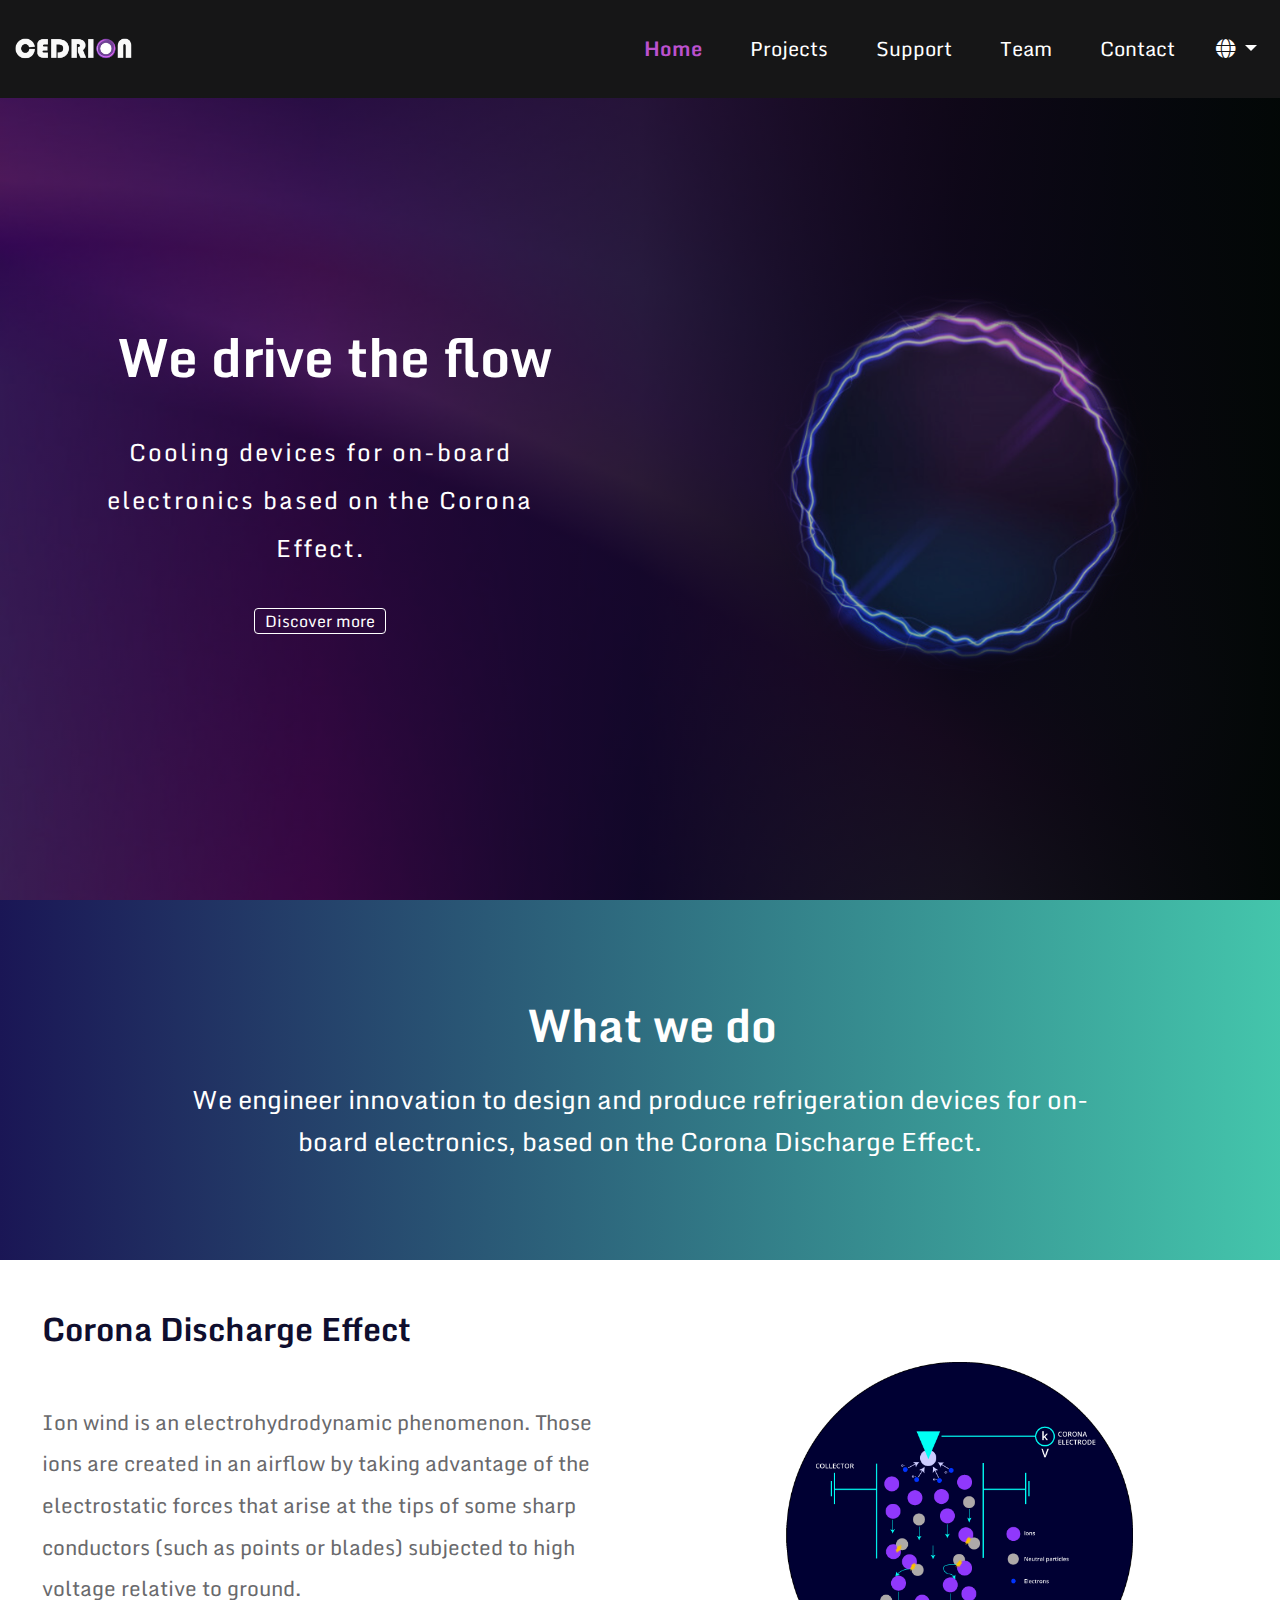
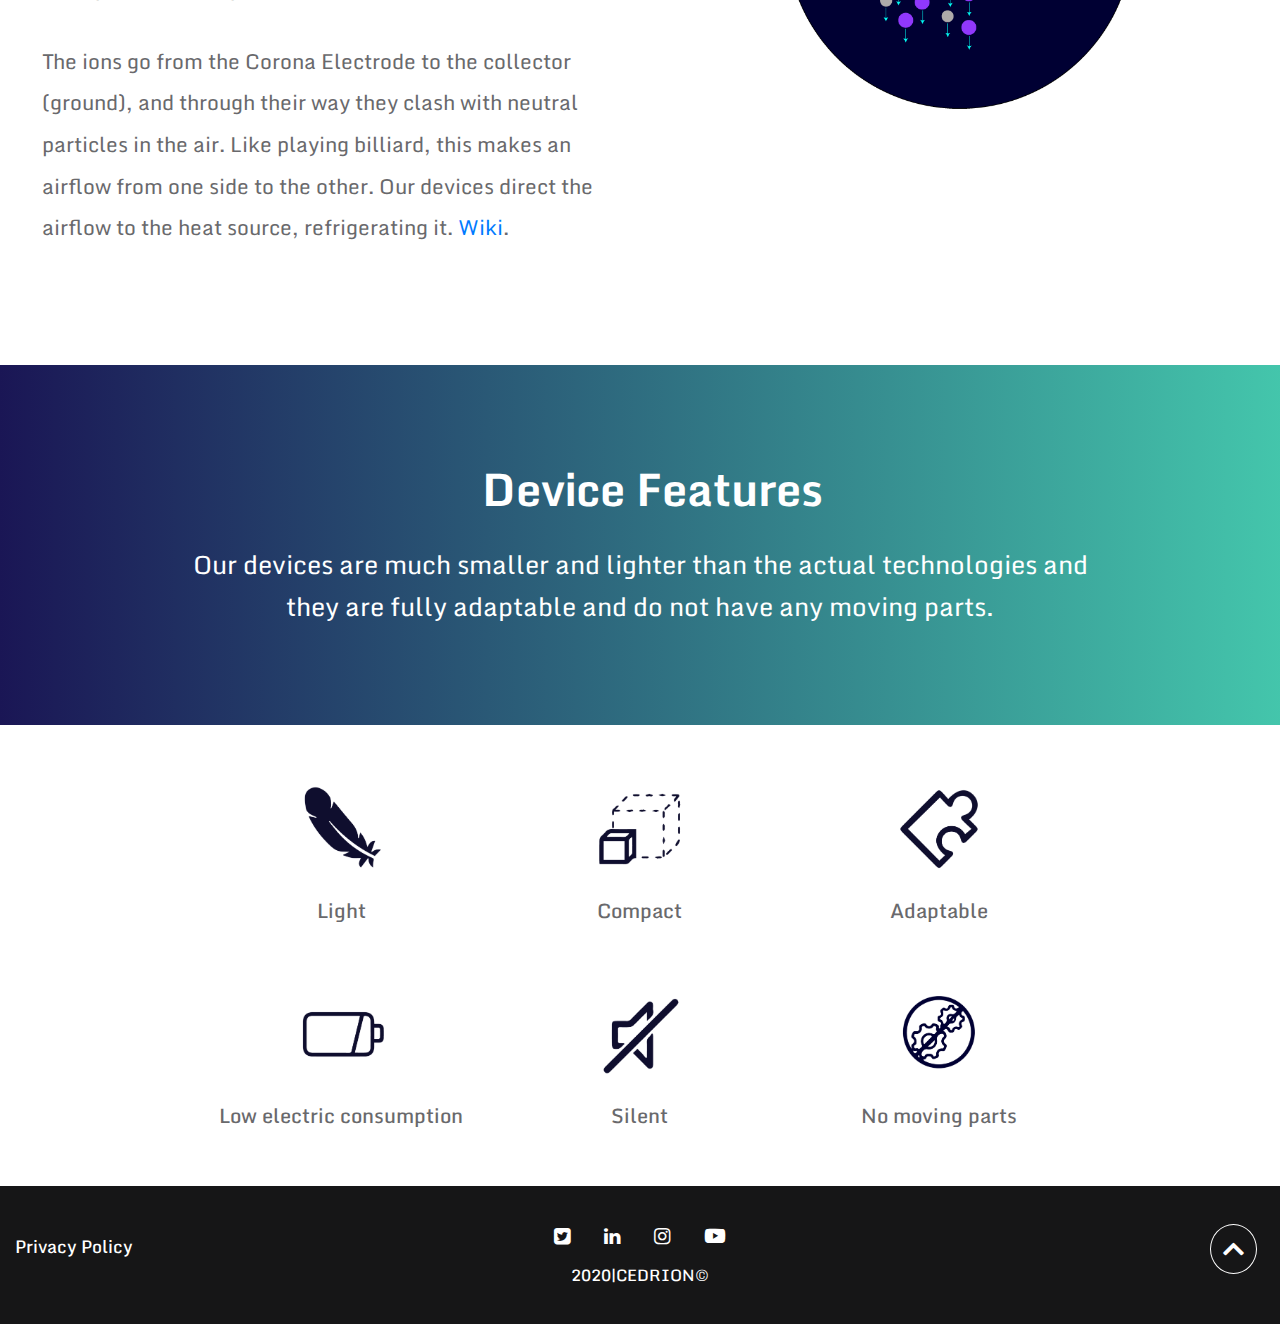
<file: index.html>
<!DOCTYPE html>
<html lang="en">

<head>
  <!-- Required meta tags -->
  <meta charset="utf-8">
  <meta name="viewport" content="width=device-width, initial-scale=1, shrink-to-fit=no">
  <title>Cedrion Website Home</title>
  <meta name="author" content="Caterina and Natalia">
  <meta name="description" content="This webpage is a redesign of Cedrion company webpage.">
  <link rel="shortcut icon" href="/img/brand.png" type="image/x-icon">
   <!-- Bootstrap CSS  and Font Awesome-->
  <link rel="stylesheet" href="https://cdnjs.cloudflare.com/ajax/libs/font-awesome/5.11.2/css/all.css">
  <link rel="stylesheet" href="https://stackpath.bootstrapcdn.com/bootstrap/4.4.1/css/bootstrap.min.css"
    integrity="sha384-Vkoo8x4CGsO3+Hhxv8T/Q5PaXtkKtu6ug5TOeNV6gBiFeWPGFN9MuhOf23Q9Ifjh" crossorigin="anonymous">
  <link href="https://fonts.googleapis.com/css?family=Open+Sans&display=swap" rel="stylesheet">
  <link href="https://fonts.googleapis.com/css2?family=Monda&display=swap" rel="stylesheet">
  <link rel="stylesheet" href="https://maxcdn.bootstrapcdn.com/font-awesome/4.4.0/css/font-awesome.min.css">
  <link rel="stylesheet" href="style.css">
</head>

<body>

  <div class="site-container">
    <header class="site-header"></header>
    <main class="site-content">

<!-- Navigation -->

      <nav class="navbar navbar-expand-lg navbar-dark bg-dark fixed-top">
        <div class="container-fluid">
          <a class="navbar-brand" href="index.html"> 
            <img
          src="img/cedrion-logo-with-circle-white.png" alt="Cedrion" class="logo"></a>
            <!-- <img
              src=" https://s4.gifyu.com/images/cedrion-logo-with-circle-white.png" alt="Cedrion" class="logo"></a> -->
          <button class="navbar-toggler" id="toggler" type="button" data-toggle="collapse"
            data-target="#navbarNavDropdown" aria-controls="navbarNavDropdown" aria-expanded="false"
            aria-label="Toggle navigation">
            <span class="navbar-toggler-icon" id="icon"></span>
          </button>

          <div class="collapse navbar-collapse" id="navbarNavDropdown">
            <ul class="navbar-nav ml-auto">
              <li class="nav-item px-3 active">
                <a class="nav-link english" href="#">Home <span class="sr-only">(current)</span></a>
                <a class="nav-link spanish" href="#">Inicio <span class="sr-only">(current)</span></a>
              </li>
              <li class="nav-item px-3">
                <a class="nav-link english" href="projects.html">Projects</a>
                <a class="nav-link spanish" href="projects.html">Proyectos</a>
              </li>
              <li class="nav-item px-3">
                <a class="nav-link english" href="support.html">Support</a>
                <a class="nav-link spanish" href="support.html">Soporte</a>
              </li>
              <li class="nav-item px-3">
                <a class="nav-link english" href="aboutUs.html">Team</a>
                <a class="nav-link spanish" href="aboutUs.html">Equipo</a>
              </li>
              <li class="nav-item px-3">
                <a class="nav-link english" href="contact.html">Contact</a>
                <a class="nav-link spanish" href="contact.html">Contacto</a>
              </li>

              <!-- Dropdown translation menu -->
              <li class="nav-item dropdown home">
                <a class="nav-link dropdown-toggle english" href="http://example.com" id="dropdown09"
                  data-toggle="dropdown" aria-haspopup="true" aria-expanded="false"><span
                    class="flag-icon flag-icon-us"> </span> <i class="fas fa-globe"></i> </a>
                <a class="nav-link dropdown-toggle spanish" href="http://example.com" id="dropdown10"
                  data-toggle="dropdown" aria-haspopup="true" aria-expanded="false"><span
                    class="flag-icon flag-icon-us"> </span> <i class="fas fa-globe"></i> </a>

                <!-- Dropdown button to change translation  -->
                <div class="dropdown-menu" aria-labelledby="dropdown09">
                  <a class="dropdown-item" href="#fr"><span class="flag-icon flag-icon-fr"> </span> <button
                      class="languageTranslate" onclick="translateToEnglish()">EN</button> </a>
                  <a class="dropdown-item" href="#fr"><span class="flag-icon flag-icon-fr"> </span> <button
                      class="languageTranslate" onclick="translateToSpanish()">ES</button> </a>
                </div>
              </li>
            </ul>
          </div>
        </div>
      </nav>

<!-- Home landing page section -->

      <div id="home">
        <div class="container-fluid p-0">
          <div class="row home-row">
            <div class="col-sm-12 col-md-12 col-lg-6 col-xl-6 landing-box-1">
              <h1 class="english">We <span class="highlight">drive</span> the flow</h1>
              <h1 class="spanish"> <span class="highlight">Dirigimos</span> el flujo</h1>
              <p class="english">Cooling devices for on-board electronics based on the Corona Effect.</p>
              <p class="spanish">Dispositivos de refrigeración para la electrónica de a bordo basados en el Efecto
                Corona.</p>
              <div class="english">
                <div class="homeButton"><a href="#about" class="button2">Discover more</a> </div>
              </div>
              <div class="spanish">
                <div class="homeButton"><a href="#about" class="button2">Descubre más</a> </div>
              </div>
            </div>
            <div class="col-sm-12 col-md-12 col-lg-6 col-xl-6 landing-box-2">
              <div class="plasma-image">
                <img src="./img/plasma-image-home-3.png" alt="plasma Image" class="img-responsive">
              </div>
            </div>
          </div>
        </div>
      </div>

<!-- What we do section -->

      <section id="about">
        <div class="container-fluid">
          <div class="row">
            <div class="col-12 col-sm-12 about-us">
              <h1 class="english">What we do</h1>
              <h1 class="spanish">Lo que hacemos</h1>
              <p class="english">We engineer innovation to design and produce refrigeration devices for on-board
                electronics, based on the Corona Discharge Effect.</p>
              <p class="spanish">Diseñamos y producimos dispositivos de refrigeración para la electrónica de a bordo,
                basados en el Efecto de Descarga de la Corona.</p>
            </div>
          </div>
        </div>

<!-- Corona discharge explanation and image section -->

        <div class="padding">
          <div class="container-fluid">
            <div class="row">
              <div class="col-sm-12 col-md-12 col-lg-6 corona-discharge">
                <h2 class="english">Corona Discharge Effect</h2>
                <h2 class="spanish">Efecto de descarga de la corona</h2>
                <p class="english">Ion wind is an electrohydrodynamic phenomenon. Those ions are created in an airflow
                  by taking advantage of the electrostatic forces that arise at the tips of some sharp conductors (such
                  as points or blades) subjected to high voltage relative to ground.</p>
                <p class="english">The ions go from the Corona Electrode to the collector (ground), and through their
                  way they clash with neutral particles in the air. Like playing billiard, this makes an airflow from
                  one side to the other. Our devices direct the airflow to the heat source, refrigerating it.
                  <a style=" white-space:nowrap; " href="https://en.wikipedia.org/wiki/Corona_discharge">Wiki</a>.
                </p>
                <p class="spanish">El viento iónico es un fenómeno electrohidrodinámico. Esos iones se crean en un flujo
                  de aire aprovechando las fuerzas electrostáticas que surgen en las puntas de algunos conductores
                  afilados (como puntas o cuchillas) sometidos a un alto voltaje en relación con la tierra.</p>
                <p class="spanish">Los iones van del Electrodo de Corona al colector (tierra), y a su paso chocan con
                  las partículas neutras del aire. Como en un juego de billar. Esto hace que el aire fluya de un lado a
                  otro. Nuestros dispositivos dirigen el flujo de aire a la fuente de calor, refrigerándola. </p>
              </div>
              <div class="col-sm-12 col-md-12 col-lg-6 corona-image">
                <img src="./img/Corona-discharge-effect.png" alt="Corona Image" class="img-responsive">
              </div>
            </div>
          </div>
        </div>
      </section>

<!-- Device features and images -->

      <section id="device-features">

        <div class="padding">
          <div class="container-fluid">
            <div class="row">
              <div class="col-lg-12 device-features higlight">
                <h2 class="english">Device Features</h2>
                <h2 class="spanish">Características del dispositivo</h2>
                <p class="english">Our devices are much smaller and lighter than the actual technologies and they are
                  fully adaptable and do not have any moving parts.</p>
                <p class="spanish">Nuestros dispositivos son mucho más pequeños y ligeros que las tecnologías actuales y
                  son totalmente adaptables y no tienen ninguna parte móvil.</p>
              </div>

            </div>
          </div>

<!-- Device images row 1 -->

          <div class="container-fluid">
            <div class="row device-images">
              <div class="col-sm-12 col-md-4 col-lg-4 device-heading">
                <div class="device-img">
                  <img src="./img/light-icon-outline-dark.png" alt="Light" class="img-responsive">
                </div>
                <h5 class="english">Light</h5>
                <h5 class="spanish">Ligero</h5>
              </div>

              <div class="col-sm-12 col-md-4 col-lg-4 device-heading ">
                <div class="device-img">
                  <img src="./img/Compact-icon-outline-dark.png" alt="Compact" class="img-responsive">
                </div>
                <h5 class="english">Compact</h5>
                <h5 class="spanish">Compacto</h5>
              </div>

              <div class="col-sm-12 col-md-4 col-lg-4 device-heading ">
                <div class="device-img">
                  <img src="./img/adaptable-icon-outline-dark.png" alt="Compact" class="img-responsive">
                </div>
                <h5 class="english">Adaptable</h5>
                <h5 class="spanish">Adaptable</h5>
              </div>
            </div>

<!-- Device images row 2 -->

            <div class="row device-images">
              <div class="col-sm-12 col-md-4 col-lg-4 device-heading ">
                <div class="device-img">
                  <img src="./img/low-electric-consumption-icon-outline-dark.png" alt="Low electric consumption"
                    class="img-responsive">
                </div>
                <h5 class="english">Low electric consumption</h5>
                <h5 class="spanish">Bajo consumo eléctrico</h5>
              </div>

              <div class="col-sm-12 col-md-4 col-lg-4 device-heading ">
                <div class="device-img">
                  <img src="./img/silent-icon-outline-dark.png" alt="Silent" class="img-responsive">
                </div>
                <h5 class="english">Silent</h5>
                <h5 class="spanish">Silencioso</h5>
              </div>

              <div class="col-sm-12 col-md-4 col-lg-4 device-heading">
                <div class="device-img">
                  <img src="./img/No-moving-parts-icon-outline-dark.png" alt="No moving parts" class="img-responsive">
                </div>
                <h5 class="english">No moving parts</h5>
                <h5 class="spanish">No hay partes móviles</h5>
              </div>
            </div>
          </div>
        </div>


      </section>


    </main>
  </div>

<!-- Footer -->

  <footer id="footer">
    <div class="container-fluid">

      <div class="row footer-box">

        <div class="col-sm-4">
          <a href="privacyLink.html">
            <h4 class="privacy english">Privacy Policy</h4>
          </a>
          <a href="privacyLink.html">
            <h4 class="privacy spanish">Privacidad</h4>
          </a>
        </div>

        <div class="col-sm-4 social-icons">
          <a href="https://twitter.com/cedrion_ing" class="fa fa-twitter-square"></a>
          <a href="https://www.linkedin.com/company/cedri%C3%B3n/" class="fa fa-linkedin"></a>
          <a href="https://www.instagram.com/CEDRION_ING/" class="fa fa-instagram"></a>
          <a href="https://www.youtube.com/channel/UCY1_HIIcUJ8tdkNRcr9jGtw" class="fab fa-youtube"></a>
          <div class="copyright">
            <h4>2020|CEDRION©</h4>
          </div>
        </div>


        <div class="col-sm-4 ">
          <div class=" cta-button-3"><a href="#home" class="fas fa-chevron-up"></a> </div>
        </div>

      </div>
    </div>

  </footer>



<!-- Scripts -->

  <script src="https://code.jquery.com/jquery-3.4.1.js" integrity="sha256-WpOohJOqMqqyKL9FccASB9O0KwACQJpFTUBLTYOVvVU="
    crossorigin="anonymous"></script>
  <script src="https://code.jquery.com/jquery-3.4.1.slim.min.js"
    integrity="sha384-J6qa4849blE2+poT4WnyKhv5vZF5SrPo0iEjwBvKU7imGFAV0wwj1yYfoRSJoZ+n" crossorigin="anonymous">
    </script>
  <script src="https://cdn.jsdelivr.net/npm/popper.js@1.16.0/dist/umd/popper.min.js"
    integrity="sha384-Q6E9RHvbIyZFJoft+2mJbHaEWldlvI9IOYy5n3zV9zzTtmI3UksdQRVvoxMfooAo" crossorigin="anonymous">
    </script>
  <script src="https://stackpath.bootstrapcdn.com/bootstrap/4.4.1/js/bootstrap.min.js"
    integrity="sha384-wfSDF2E50Y2D1uUdj0O3uMBJnjuUD4Ih7YwaYd1iqfktj0Uod8GCExl3Og8ifwB6" crossorigin="anonymous">
    </script>
  <script src="script.js"></script>
</body>

</html>
</file>
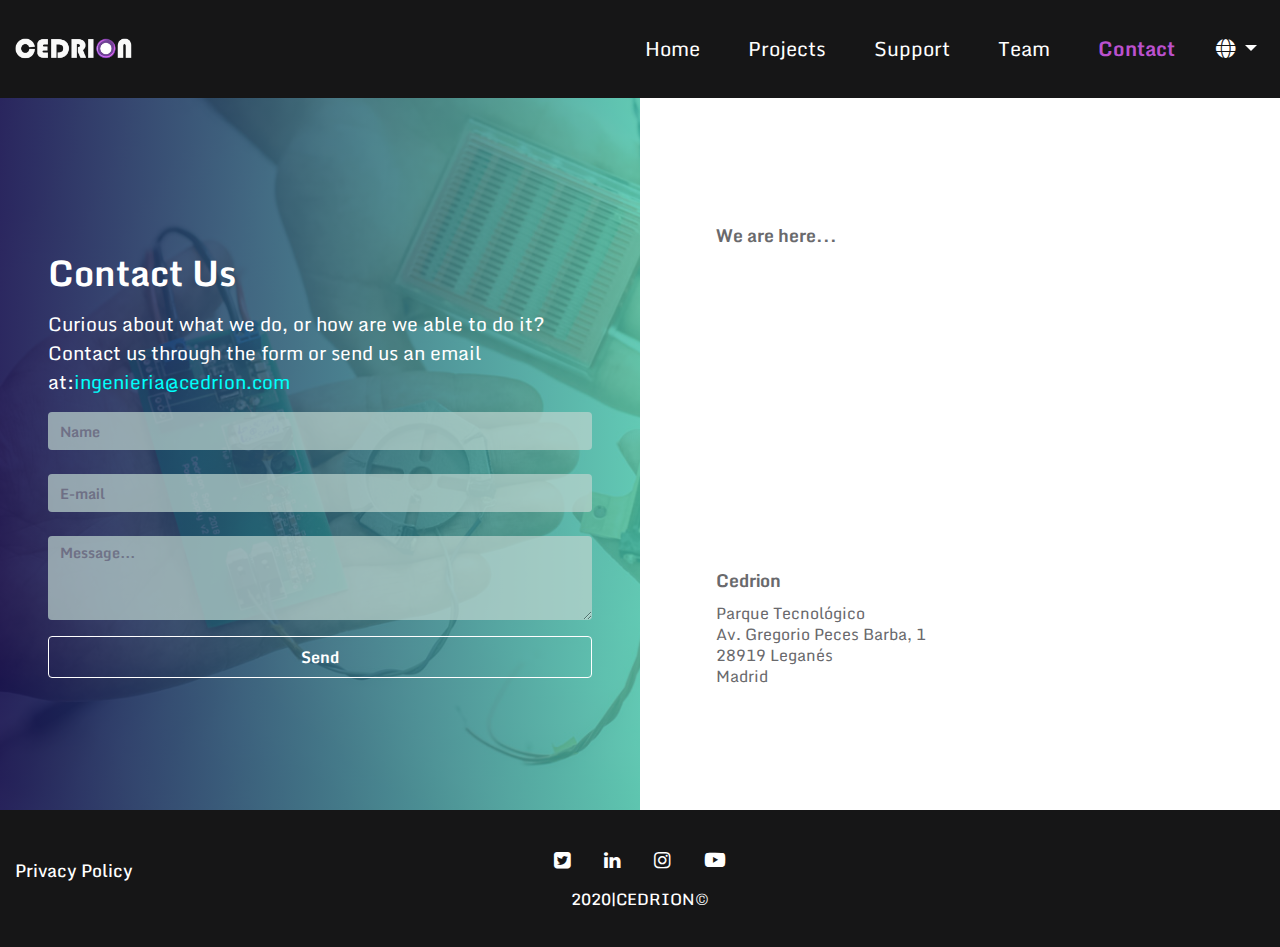
<file: contact.html>
<!DOCTYPE html>
<html lang="en">

<head>
  <!-- Required meta tags -->
  <meta charset="utf-8">
  <meta name="viewport" content="width=device-width, initial-scale=1">
  <title>Cedrion Website Contact Page</title>
  <meta name="author" content="Caterina and Natalia">
  <meta name="description" content="This webpage is a redesign of Cedrion company webpage.">
  <link rel="shortcut icon" href="/img/brand.png" type="image/x-icon">
   <!-- Bootstrap CSS  and Font Awesome-->
  <link rel="stylesheet" href="https://cdnjs.cloudflare.com/ajax/libs/font-awesome/5.11.2/css/all.css">
  <link rel="stylesheet" href="https://stackpath.bootstrapcdn.com/bootstrap/4.4.1/css/bootstrap.min.css"
    integrity="sha384-Vkoo8x4CGsO3+Hhxv8T/Q5PaXtkKtu6ug5TOeNV6gBiFeWPGFN9MuhOf23Q9Ifjh" crossorigin="anonymous">
  <link href="https://fonts.googleapis.com/css?family=Open+Sans&display=swap" rel="stylesheet">
  <link href="https://fonts.googleapis.com/css2?family=Monda&display=swap" rel="stylesheet">
  <link rel="stylesheet" href="https://maxcdn.bootstrapcdn.com/font-awesome/4.4.0/css/font-awesome.min.css">
  <link rel="stylesheet" href="style.css">
</head>

<body>


<!-- Navigation -->
  <nav class="navbar navbar-expand-lg navbar-dark bg-dark fixed-top">
    <div class="container-fluid">
      <a class="navbar-brand" href="index.html">
        <img
          src="img/cedrion-logo-with-circle-white.png" alt="Cedrion" class="logo"></a>
           <!-- <img
          src=" https://s4.gifyu.com/images/cedrion-logo-with-circle-white.png" alt="Cedrion" class="logo"></a> -->
      <button class="navbar-toggler" id="toggler" type="button" data-toggle="collapse" data-target="#navbarNavDropdown"
        aria-controls="navbarNavDropdown" aria-expanded="false" aria-label="Toggle navigation">
        <span class="navbar-toggler-icon" id="icon"></span>
      </button>

      <div class="collapse navbar-collapse" id="navbarNavDropdown">
        <ul class="navbar-nav ml-auto">
          <li class="nav-item px-3">
            <a class="nav-link english" href="index.html">Home</a>
            <a class="nav-link spanish" href="index.html">Inicio</a>
          </li>
          <li class="nav-item px-3">
            <a class="nav-link english" href="projects.html">Projects</a>
            <a class="nav-link spanish" href="projects.html">Proyectos</a>
          </li>
          <li class="nav-item px-3">
            <a class="nav-link english" href="support.html">Support</a>
            <a class="nav-link spanish" href="support.html">Soporte</a>
          </li>
          <li class="nav-item px-3">
            <a class="nav-link english" href="aboutUs.html">Team</a>
            <a class="nav-link spanish" href="aboutUs.html">Equipo</a>
          </li>
          <li class="nav-item px-3 active">
            <a class="nav-link english" href="contact.html">Contact <span class="sr-only">(current)</span></a>
            <a class="nav-link spanish" href="contact.html">Contacto<span class="sr-only">(current)</span></a>
          </li>
          <li class="nav-item dropdown">
            <a class="nav-link dropdown-toggle english" href="http://example.com" id="dropdown09" data-toggle="dropdown"
              aria-haspopup="true" aria-expanded="false"><span class="flag-icon flag-icon-us"> </span> <i
                class="fas fa-globe"></i> </a>
            <a class="nav-link dropdown-toggle spanish" href="http://example.com" id="dropdown10" data-toggle="dropdown"
              aria-haspopup="true" aria-expanded="false"><span class="flag-icon flag-icon-us"> </span> <i
                class="fas fa-globe"></i> </a>

            <div class="dropdown-menu" aria-labelledby="dropdown09">
              <a class="dropdown-item" href="#fr"><span class="flag-icon flag-icon-fr"> </span> <button
                  class="languageTranslate" onclick="translateToEnglish()">EN</button> </a>
              <a class="dropdown-item" href="#fr"><span class="flag-icon flag-icon-fr"> </span> <button
                  class="languageTranslate" onclick="translateToSpanish()">ES</button> </a>

            </div>
          </li>
        </ul>
      </div>
    </div>
  </nav>

<!-- Contact Form Information  -->

  <div id="contact-us">
    <div class="container-fluid">
      <div class="row contact-row">
        <div class="col-sm-12 col-md-12 col-lg-12 col-xl-6 contact-box-1 p-5">
          <h2 class="english">Contact Us</h2>
          <h2 class="spanish">Contáctanos</h2>
          <p class="english">Curious about what we do, or how are we able to do it? Contact us through the form or send
            us an email at:<span class="color-text">ingenieria@cedrion.com</span></p>
          <p class="spanish">¿Sientes curiosidad sobre lo que hacemos, o cómo somos capaces de hacerlo? Contacta con
            nosotros a través del formulario o envíanos un correo electrónico a:<span class="color-text">
              ingenieria@cedrion.com</span></p>

<!-- Contact Form  -->

          <div class="form-padding">
            <form class="text-center" action="/POST" method="POST" enctype="text/plain">
              <!--  action needs to match the same name on the server -->
              <!-- Name -->
              <input type="text" class="form-control mb-4 defaultContactFormName english" placeholder="Name">
              <input type="text" class="form-control mb-4 defaultContactFormName spanish" placeholder="Nombre">
              <!-- Email -->
              <input type="email" class="form-control mb-4 defaultContactFormEmail english" placeholder="E-mail">
              <input type="email" class="form-control mb-4 defaultContactFormEmail spanish"
                placeholder="Correo electrónico">
              <!-- Message -->
              <div class="form-group">
                <textarea class="form-control exampleFormControlTextarea2 english" rows="3"
                  placeholder="Message..."></textarea>
                <textarea class="form-control exampleFormControlTextarea2 spanish" rows="3"
                  placeholder="Mensaje..."></textarea>
              </div>
              <!-- Send button -->
              <button class="btn btn-info btn-block english" type="submit">Send</button>
              <button class="btn btn-info btn-block spanish" type="submit">Enviar</button>
            </form>
          </div>
        </div>

<!-- Contact Form Map -->

        <div class="col-sm-12 col-md-12 col-lg-12 col-xl-6 contact-box-2">
          <h6 class="english">We are here...</h6>
          <h6 class="spanish">Estamos aquí...</h6>

          <div class="google-maps">
            <iframe class="map"
              src="https://www.google.com/maps/embed?pb=!1m14!1m8!1m3!1d12161.812128927715!2d-3.7445761!3d40.3544781!3m2!1i1024!2i768!4f13.1!3m3!1m2!1s0x0%3A0x4d41d124fc1ed78b!2sCEDRION!5e0!3m2!1ses!2ses!4v1586187298340!5m2!1ses!2ses"
              width="600" height="450" frameborder="0" style="border:0;" allowfullscreen="" aria-hidden="false"
              tabindex="0"></iframe>
          </div>

<!-- Contact Form Address -->

          <h6>Cedrion</h6>
          <p>Parque Tecnológico</p>
          <p>Av. Gregorio Peces Barba, 1</p>
          <p>28919 Leganés</p>
          <p>Madrid</p>
        </div>
      </div>
    </div>
  </div>



<!-- Footer -->

  <footer id="footer">
    <div class="container-fluid">
      <div class="row footer-box">

        <div class="col-sm-4 ">
          <a href="privacyLink.html">
            <h4 class="privacy english">Privacy Policy</h4>
          </a>
          <a href="privacyLink.html">
            <h4 class="privacy spanish">Privacidad </h4>
          </a>
        </div>

        <div class="col-sm-4 social-icons">
          <a href="https://twitter.com/cedrion_ing" class="fa fa-twitter-square"></a>
          <a href="https://www.linkedin.com/company/cedri%C3%B3n/" class="fa fa-linkedin"></a>
          <a href="https://www.instagram.com/CEDRION_ING/" class="fa fa-instagram"></a>
          <a href="https://www.youtube.com/channel/UCY1_HIIcUJ8tdkNRcr9jGtw" class="fab fa-youtube"></a>
          <div class="copyright">
            <h4>2020|CEDRION©</h4>
          </div>
        </div>


        <div class="col-sm-4 ">
          <div class=" cta-button-4"><a href="#contact-us" class="fas fa-chevron-up"></a> </div>
        </div>

      </div>
    </div>

  </footer>


<!-- Scripts -->

  <script src="https://code.jquery.com/jquery-3.4.1.js" integrity="sha256-WpOohJOqMqqyKL9FccASB9O0KwACQJpFTUBLTYOVvVU="
    crossorigin="anonymous"></script>
  <script src="https://code.jquery.com/jquery-3.4.1.slim.min.js"
    integrity="sha384-J6qa4849blE2+poT4WnyKhv5vZF5SrPo0iEjwBvKU7imGFAV0wwj1yYfoRSJoZ+n" crossorigin="anonymous">
    </script>
  <script src="https://cdn.jsdelivr.net/npm/popper.js@1.16.0/dist/umd/popper.min.js"
    integrity="sha384-Q6E9RHvbIyZFJoft+2mJbHaEWldlvI9IOYy5n3zV9zzTtmI3UksdQRVvoxMfooAo" crossorigin="anonymous">
    </script>
  <script src="https://stackpath.bootstrapcdn.com/bootstrap/4.4.1/js/bootstrap.min.js"
    integrity="sha384-wfSDF2E50Y2D1uUdj0O3uMBJnjuUD4Ih7YwaYd1iqfktj0Uod8GCExl3Og8ifwB6" crossorigin="anonymous">
    </script>
  <script src="script.js"></script>


</body>

</html>
</file>
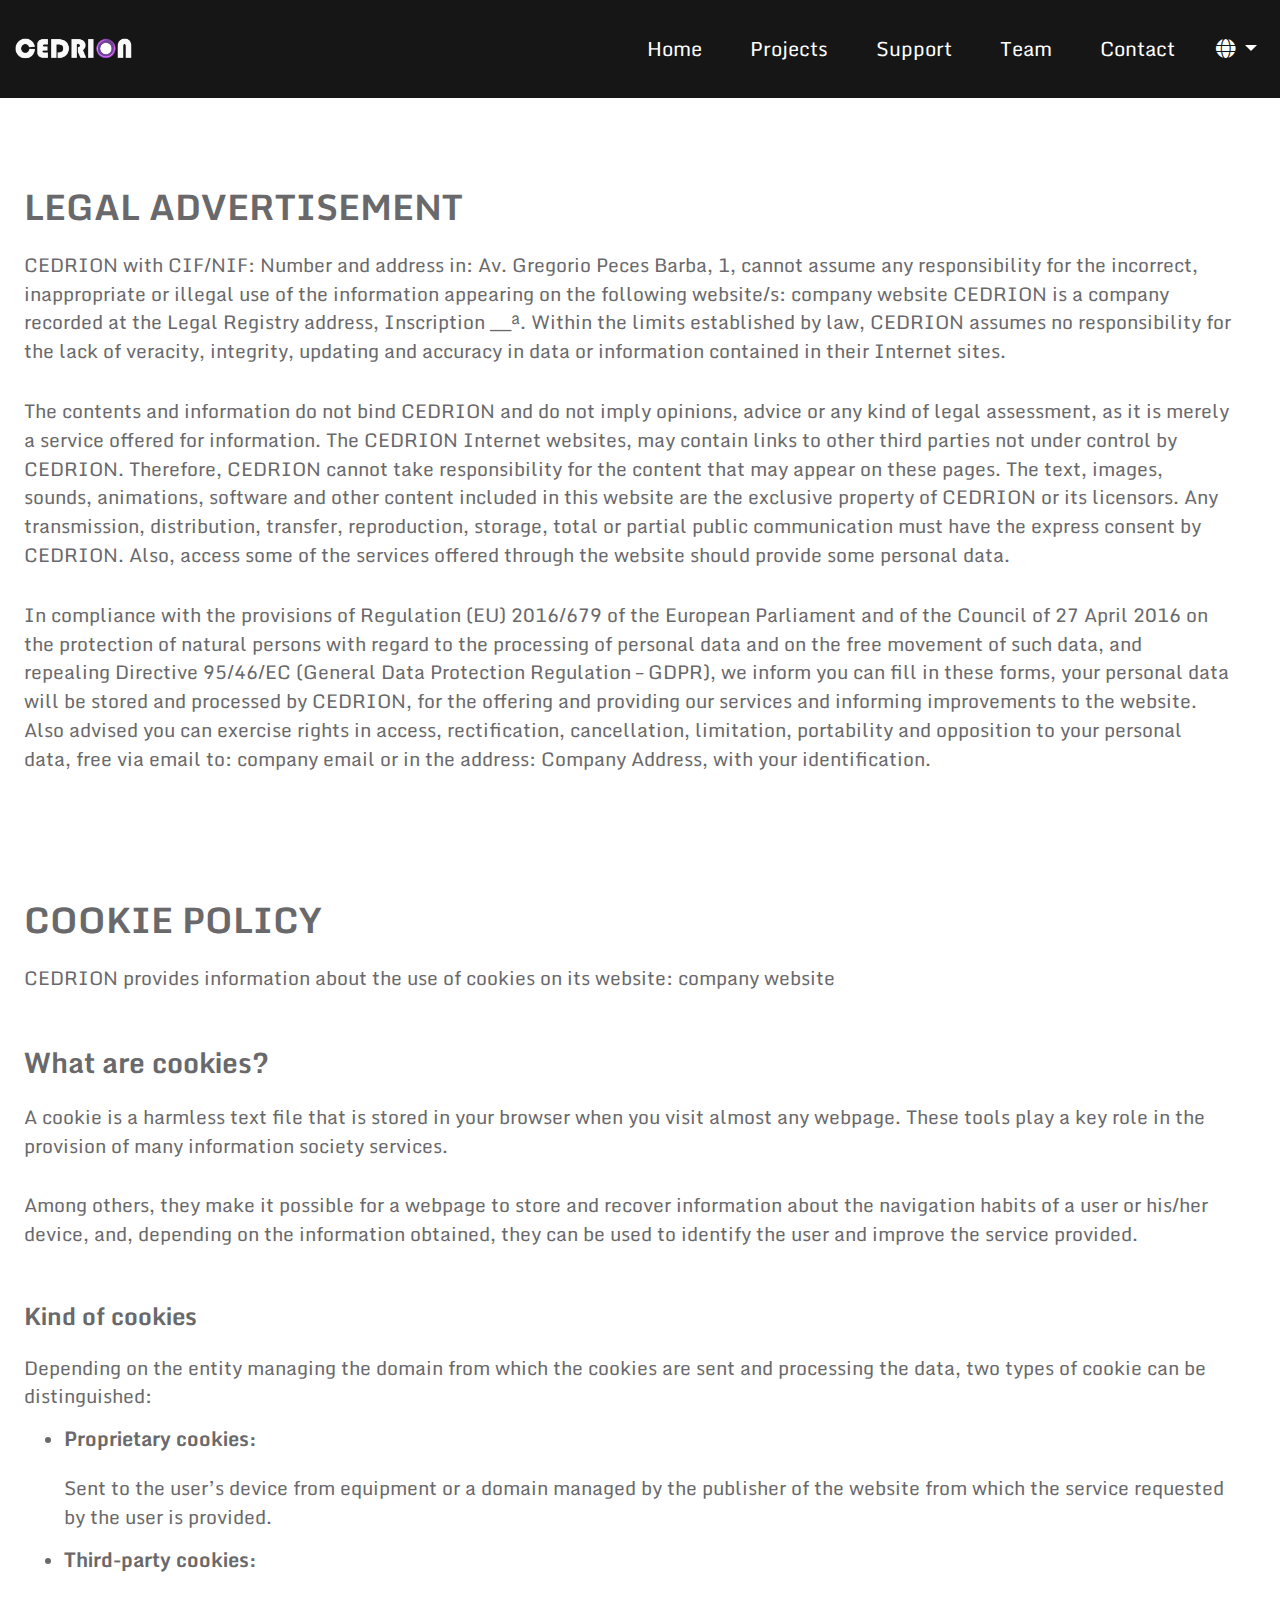
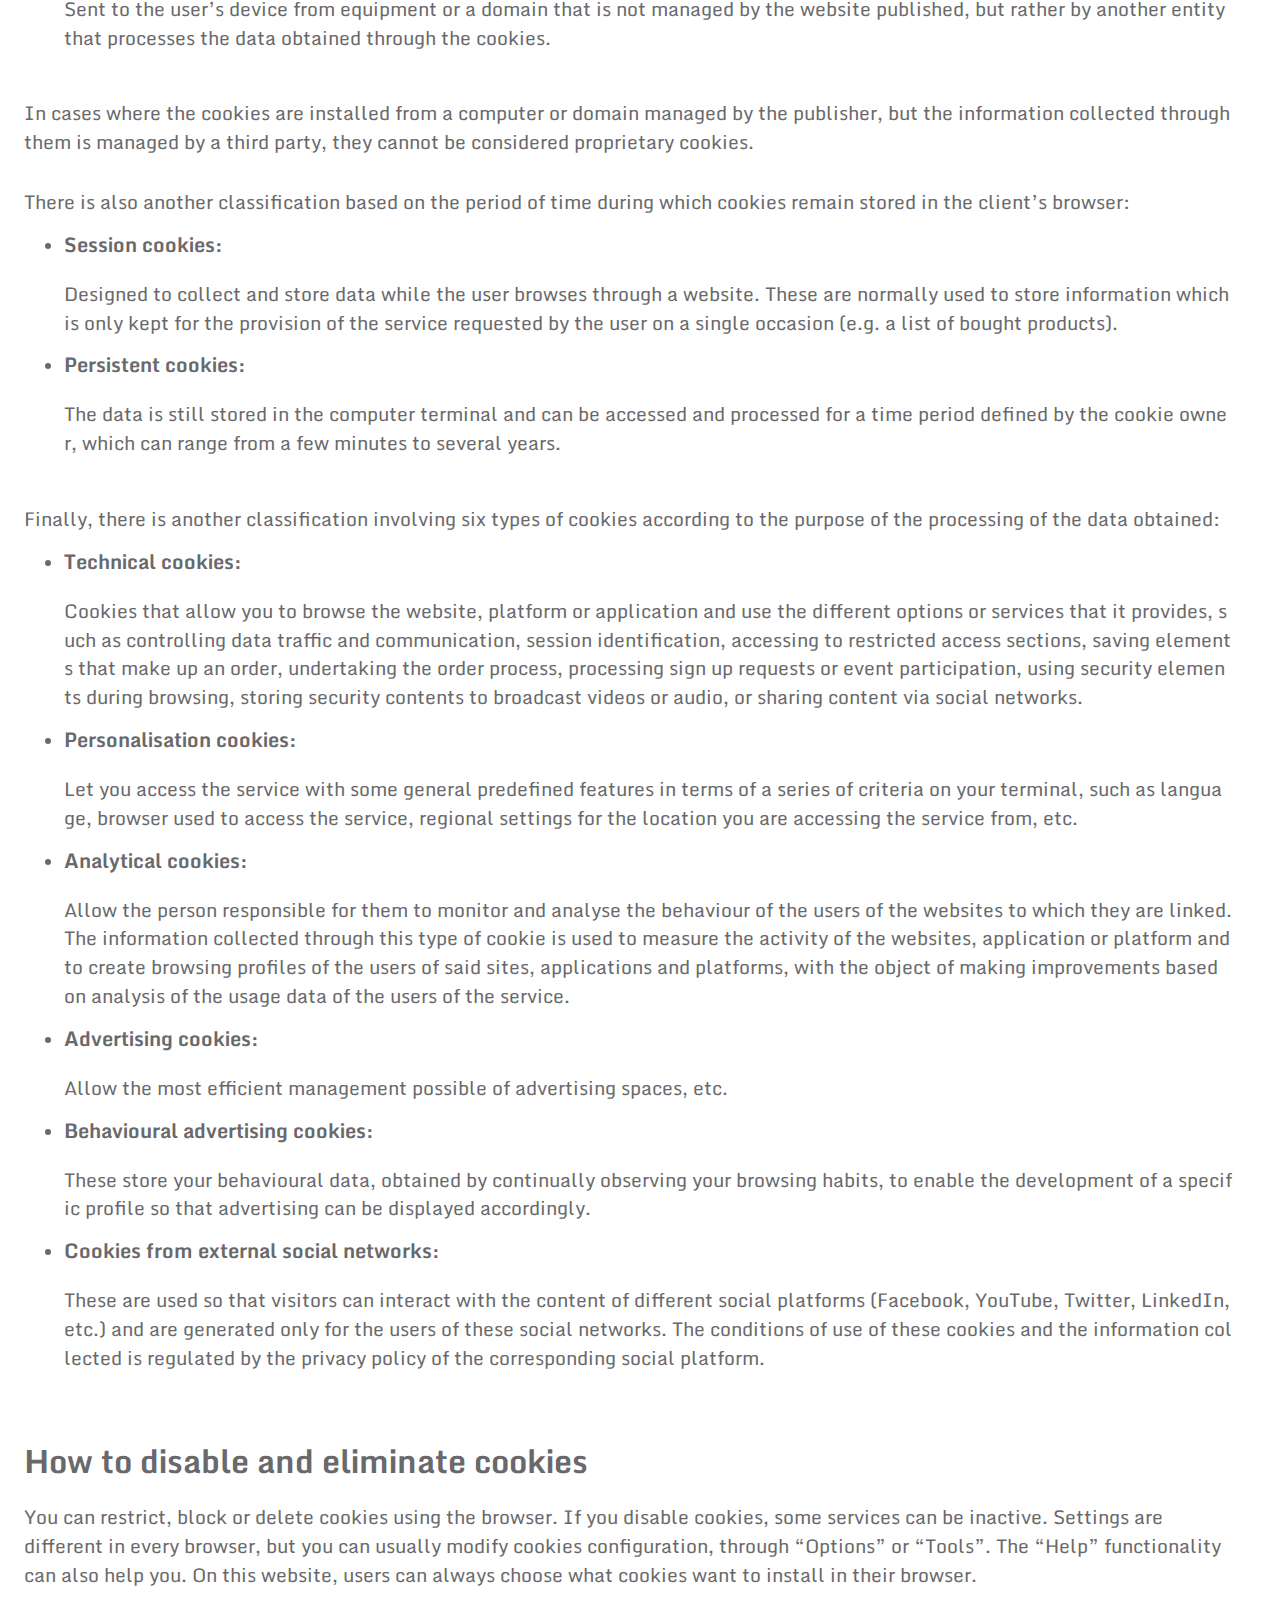
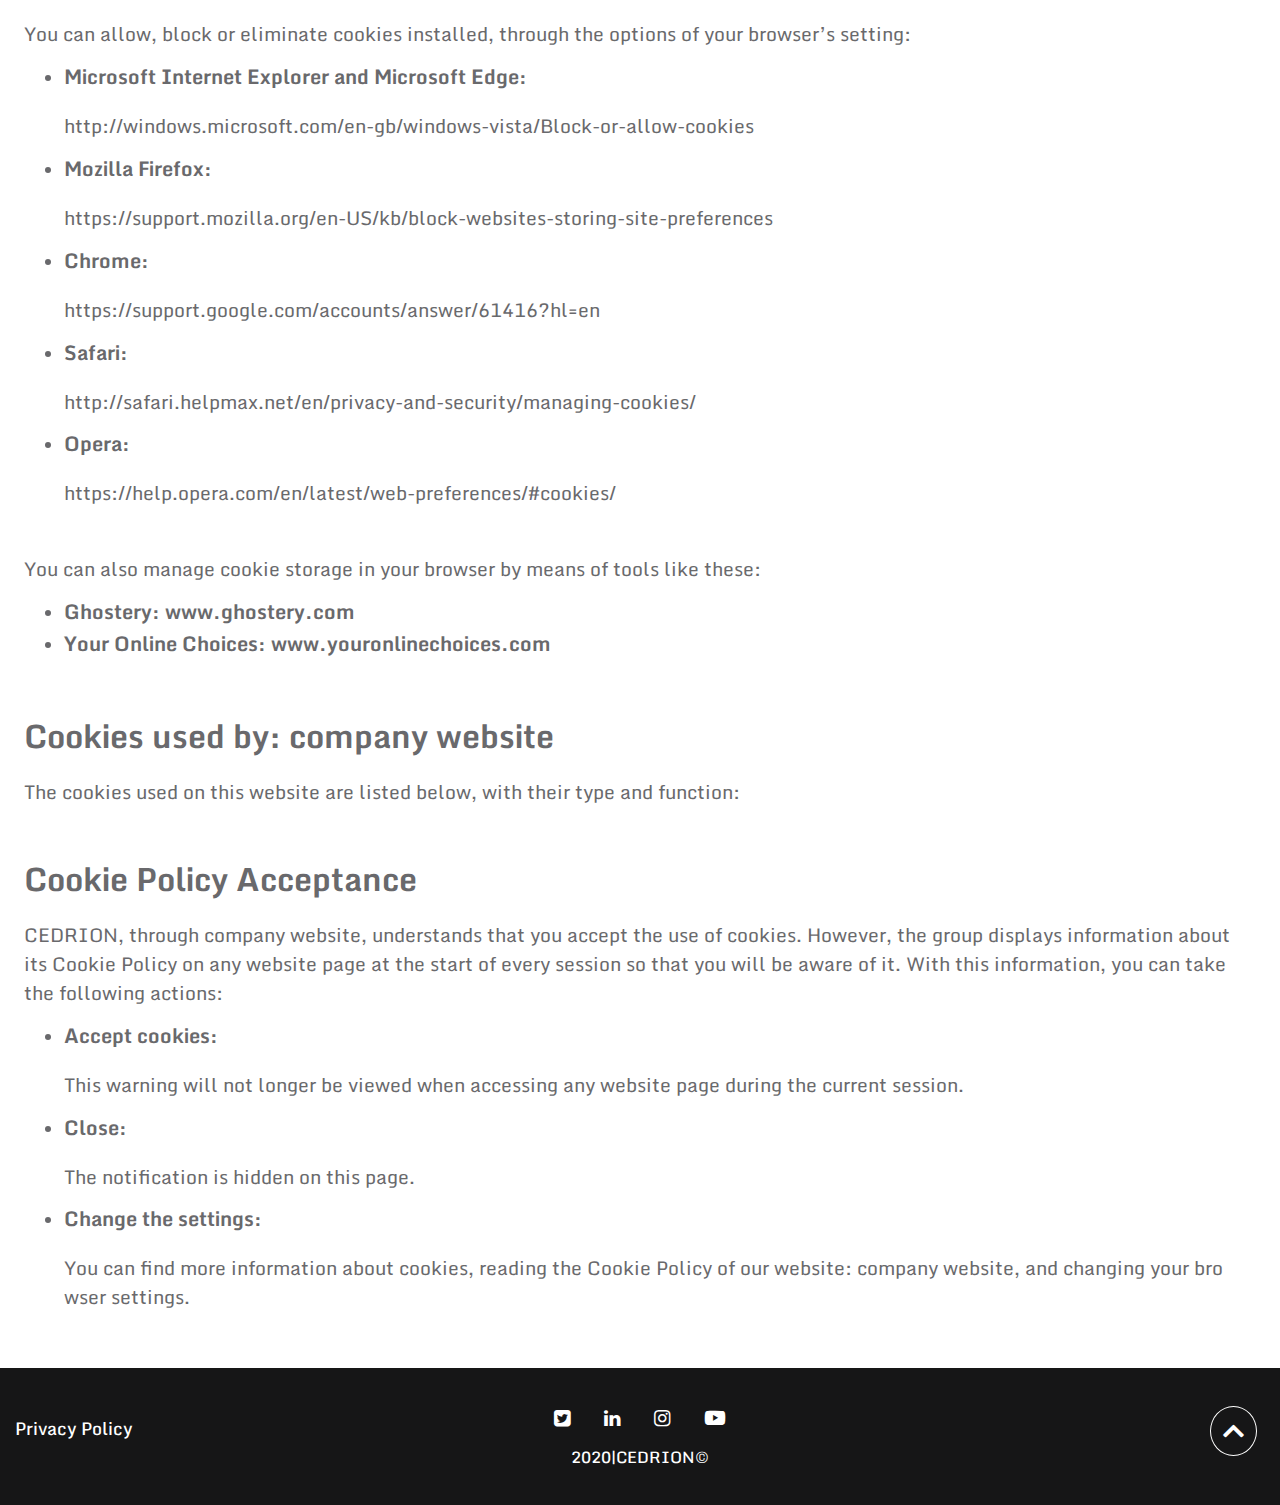
<file: privacyLink.html>
<!DOCTYPE html>
<html lang="en">

<head>
    <!-- Required meta tags -->
    <meta charset="utf-8">
    <meta name="viewport" content="width=device-width, initial-scale=1, shrink-to-fit=no">
    <title>Cedrion Website Privacy page</title>
    <meta name="author" content="Caterina and Natalia">
    <meta name="description" content="This webpage is a redesign of Cedrion company webpage.">
    <link rel="shortcut icon" href="/img/brand.png" type="image/x-icon">
    <!-- Bootstrap CSS  and Font Awesome-->
    <link rel="stylesheet" href="https://cdnjs.cloudflare.com/ajax/libs/font-awesome/5.11.2/css/all.css">
    <link rel="stylesheet" href="https://stackpath.bootstrapcdn.com/bootstrap/4.4.1/css/bootstrap.min.css"
        integrity="sha384-Vkoo8x4CGsO3+Hhxv8T/Q5PaXtkKtu6ug5TOeNV6gBiFeWPGFN9MuhOf23Q9Ifjh" crossorigin="anonymous">
    <link href="https://fonts.googleapis.com/css?family=Open+Sans&display=swap" rel="stylesheet">
    <link href="https://fonts.googleapis.com/css2?family=Monda&display=swap" rel="stylesheet">
    <link rel="stylesheet" href="https://maxcdn.bootstrapcdn.com/font-awesome/4.4.0/css/font-awesome.min.css">
    <link rel="stylesheet" href="privacyLink.css">
</head>

<body>

    <!-- Navigation -->

    <nav class="navbar navbar-expand-lg navbar-dark bg-dark fixed-top">
        <div class="container-fluid">
            <a class="navbar-brand" href="index.html">
                <img
          src="img/cedrion-logo-with-circle-white.png" alt="Cedrion" class="logo"></a>
                <!-- <img
                    src=" https://s4.gifyu.com/images/cedrion-logo-with-circle-white.png" alt="Cedrion"
                    class="logo"></a> -->
            <button class="navbar-toggler" id="toggler" type="button" data-toggle="collapse"
                data-target="#navbarNavDropdown" aria-controls="navbarNavDropdown" aria-expanded="false"
                aria-label="Toggle navigation">
                <span class="navbar-toggler-icon" id="icon"></span>
            </button>

            <div class="collapse navbar-collapse" id="navbarNavDropdown">
                <ul class="navbar-nav ml-auto">
                    <li class="nav-item px-3">
                        <a class="nav-link english" href="index.html">Home</a>
                        <a class="nav-link spanish" href="index.html">Inicio</a>
                    </li>
                    <li class="nav-item px-3">
                        <a class="nav-link english" href="projects.html">Projects</a>
                        <a class="nav-link spanish" href="projects.html">Proyectos</a>
                    </li>
                    <li class="nav-item px-3">
                        <a class="nav-link english" href="support.html">Support</a>
                        <a class="nav-link spanish" href="support.html">Soporte</a>
                    </li>
                    <li class="nav-item px-3">
                        <a class="nav-link english" href="aboutUs.html">Team</a>
                        <a class="nav-link spanish" href="aboutUs.html">Equipo</a>
                    </li>
                    <li class="nav-item px-3">
                        <a class="nav-link english" href="contact.html">Contact </a>
                        <a class="nav-link spanish" href="contact.html">Contacto</a>
                    </li>

                    <!-- Dropdown translation menu -->
                    <li class="nav-item dropdown">
                        <a class="nav-link dropdown-toggle english" href="http://example.com" id="dropdown09"
                            data-toggle="dropdown" aria-haspopup="true" aria-expanded="false"><span
                                class="flag-icon flag-icon-us"> </span><i class="fas fa-globe"></i> </a>
                        <a class="nav-link dropdown-toggle spanish" href="http://example.com" id="dropdown10"
                            data-toggle="dropdown" aria-haspopup="true" aria-expanded="false"><span
                                class="flag-icon flag-icon-us"> </span> <i class="fas fa-globe"></i> </a>

                        <!-- Dropdown button to change translation  -->
                        <div class="dropdown-menu" aria-labelledby="dropdown09">
                            <a class="dropdown-item" href="#fr"><span class="flag-icon flag-icon-fr"> </span> <button
                                    class="languageTranslate" onclick="translateToEnglish()">EN</button> </a>
                            <a class="dropdown-item" href="#fr"><span class="flag-icon flag-icon-fr"> </span> <button
                                    class="languageTranslate" onclick="translateToSpanish()">ES</button> </a>
                        </div>
                    </li>
                </ul>
            </div>
        </div>
    </nav>



    <!-- Privacy explanation container -->


    <section id="privacy">
        <div class="container-fluid">
            <div class="row">
                <div class="p-4 legal-box-1">
                    <h1 class="english">LEGAL ADVERTISEMENT</h1>
                    <h1 class="spanish">AVISO LEGAL</h1>
                    <p class="english">CEDRION with CIF/NIF: Number and address in: Av. Gregorio Peces Barba, 1, cannot
                        assume any responsibility for the incorrect, inappropriate or illegal use of the
                        information appearing on the following website/s: company website
                        CEDRION is a company recorded at the Legal Registry address, Inscription ___ª.
                        Within the limits established by law, CEDRION assumes no responsibility for
                        the lack of veracity, integrity, updating and accuracy in data or information
                        contained in their Internet sites.
                    </p>

                    <p class="spanish">CEDRION, con CIF/NIF nº: Number y dirección en: Av. Gregorio Peces Barba, 1, no
                        puede asumir ninguna responsabilidad derivada del uso incorrecto, inapropiado o ilícito de la
                        información aparecida en las páginas web de: company website Que CEDRION. consta inscrita en el
                        Legal Registry
                        address, inscripción ___ª.
                        Con los límites establecidos en la ley, CEDRION. no asume ninguna responsabilidad derivada de la
                        faltade veracidad, integridad, actualización y precisión de los datos o informaciones que
                        contienen sus páginas web.
                    </p>

                    <p class="english"> The contents and information do not bind CEDRION and do not imply opinions,
                        advice or any kind of legal assessment, as it is merely a service offered for
                        information.
                        The CEDRION Internet websites, may contain links to other third parties not
                        under control by CEDRION. Therefore, CEDRION cannot take
                        responsibility for the content that may appear on these pages.
                        The text, images, sounds, animations, software and other content included in this
                        website are the exclusive property of CEDRION or its licensors. Any
                        transmission, distribution, transfer, reproduction, storage, total or partial public
                        communication must have the express consent by CEDRION.
                        Also, access some of the services offered through the website should provide some
                        personal data.
                    </p>

                    <p class="spanish">
                        Los contenidos e información no vinculan a CEDRION. ni constituyen opiniones, consejos o
                        asesoramiento legal de ningún tipo pues se trata meramente de un servicio ofrecido con carácter
                        informativo y divulgativo.
                        Las páginas de Internet de CEDRION pueden contener enlaces (links) a otras páginas de terceras
                        partes que CEDRION no puede controlar. Por lo tanto, CEDRION. no puede asumir responsabilidades
                        por el contenido que pueda aparecer en páginas de terceros.
                        Los textos, imágenes, sonidos, animaciones, software y el resto de contenidos incluidos en este
                        website son propiedad exclusiva de CEDRION o sus licenciantes. Cualquier acto de transmisión,
                        distribución, cesión, reproducción, almacenamiento o comunicación pública total o parcial,
                        deberá contar con
                        el consentimiento expreso de CEDRION.
                        Asimismo, para acceder a algunos de los servicios que CEDRION ofrece a través del sitio web,
                        deberá proporcionar algunos datos de carácter personal.
                    </p>

                    <p class="english">
                        In compliance with the provisions of Regulation (EU) 2016/679 of the European
                        Parliament and of the Council of 27 April 2016 on the protection of natural persons
                        with regard to the processing of personal data and on the free movement of such
                        data, and repealing Directive 95/46/EC (General Data Protection Regulation – GDPR),
                        we inform you can fill in these forms, your personal data will be stored and processed
                        by CEDRION, for the offering and providing our services and informing
                        improvements to the website.

                        Also advised you can exercise rights in access, rectification, cancellation, limitation,
                        portability and opposition to your personal data, free via email to: company email or
                        in the address: Company Address, with your identification.
                    </p>

                    <p class="spanish">
                        En cumplimiento de lo establecido en el Reglamento (UE) 2016/679 del Parlamento Europeo y del
                        Consejo, de 27 de abril de 2016, relativo a la protección de las personas físicas en lo que
                        respecta al tratamiento de datos personales y a la libre circulación de estos datos le
                        informamos que,
                        mediante la cumplimentación de los presentes formularios, sus datos personales quedarán
                        incorporados y serán
                        tratados en los ficheros de CEDRION con el fin de poderle prestar y ofrecer nuestros servicios
                        así como para
                        informarle de las mejoras del sitio Web.
                        Le informamos también de que tendrá la posibilidad en todo momento de ejercer los derechos de
                        acceso, rectificación, cancelación, oposición, limitación y portabilidad de sus datos de
                        carácter personal, de manera gratuita mediante email a: Company Email o en la dirección: Company
                        Address.
                    </p>

                </div>
            </div>
        </div>


        <!-- Cookie Policy explanation container -->

        <div class="container-fluid">
            <div class="row">
                <div class="p-4 legal-box-1">
                    <h1 class="english">COOKIE POLICY</h1>
                    <h1 class="spanish">POLÍTICA DE COOKIES</h1>
                    <p class="english">CEDRION provides information about the use of cookies on its website:
                        company website</p>
                    <p class="spanish">CEDRION informa acerca del uso de las cookies en su página web: company website.
                    </p>
                    <h3 class="english">What are cookies?</h3>
                    <h3 class="spanish">¿QUÉ SON LAS COOKIES?</h3>
                    <p class="english">
                        A cookie is a harmless text file that is stored in your browser when you visit almost
                        any webpage. These tools play a key role in the provision of many information
                        society services.
                    </p>
                    <p class="spanish">
                        Las cookies son archivos que se pueden descargar en su equipo a través de las páginas web. Son
                        herramientas que tienen un papel esencial para la prestación de numerosos servicios de la
                        sociedad de la
                        información.
                    </p>
                    <p class="english">
                        Among others, they make it possible for a webpage to store and recover information
                        about the navigation habits of a user or his/her device, and, depending on the
                        information obtained, they can be used to identify the user and improve the service
                        provided.
                    </p>
                    <p class="spanish">
                        Entre otros, permiten a una página web almacenar y recuperar información sobre los hábitos de
                        navegación de un usuario o de su equipo y, dependiendo de la información obtenida, se pueden
                        utilizar para reconocer al
                        usuario y mejorar el servicio ofrecido.
                    </p>

                    <h4 class="english">Kind of cookies</h4>
                    <h4 class="spanish">Tipos de cookies</h4>
                    <p class="english">
                        Depending on the entity managing the domain from which the cookies are sent and
                        processing the data, two types of cookie can be distinguished:
                    </p>
                    <p class="spanish">
                        Según quien sea la entidad que gestione el dominio desde donde se envían las cookies y trate los
                        datos que se obtengan se pueden distinguir dos tipos:
                    </p>
                    <ul>
                        <li>
                            <h5 class="english">Proprietary cookies:</h5>
                            <h5 class="spanish">Cookies propias:</h5>
                            <p class="english">
                                Sent to the user’s device from equipment or a domain managed by the publisher of the
                                website from which the service requested by the user is provided.
                            </p>
                            <p class="spanish">
                                Aquéllas que se envían al equipo terminal del usuario desde un equipo o dominio
                                gestionado por el propio editor y desde el que se presta el servicio solicitado por el
                                usuario.
                            </p>
                        </li>
                        <li>
                            <h5 class="english">Third-party cookies: </h5>
                            <h5 class="spanish">Cookies de terceros: </h5>
                            <p class="english"> Sent to the user’s device from equipment or a domain that is not
                                managed by the website published, but rather by another entity that processes the data
                                obtained through the cookies.
                            </p>
                            <p class="spanish"> Aquéllas que se envían al equipo terminal del usuario desde un equipo o
                                dominio que no es gestionado por
                                el editor, sino por otra entidad que trata los datos obtenidos través de las cookies.
                            </p>
                        </li>
                    </ul>

                    <p class="english">
                        In cases where the cookies are installed from a computer or domain managed by the
                        publisher, but the information collected through them is managed by a third party,
                        they cannot be considered proprietary cookies.
                    </p>
                    <p class="spanish">
                        En el caso de que las cookies sean instaladas desde un equipo o dominio gestionado por el propio
                        editor pero la información que se recoja mediante éstas sea gestionada por un tercero, no pueden
                        ser consideradas como cookies propias.
                    </p>
                    <p class="english">
                        There is also another classification based on the period of time during which cookies
                        remain stored in the client’s browser:

                    </p>
                    <p class="spanish">
                        Existe también una segunda clasificación según el plazo de tiempo que permanecen almacenadas en
                        el navegador del cliente, pudiendo tratarse de:

                    </p>

                    <ul>
                        <li>
                            <h5 class="english">Session cookies:</h5>
                            <h5 class="spanish">Cookies de sesión:</h5>
                            <p class="english">
                                Designed to collect and store data while the user browses through a website. These are
                                normally used to store information which is only kept for the provision of the service
                                requested by the user on a single occasion (e.g. a list of bought products).
                            </p>
                            <p class="spanish">
                                Diseñadas para recabar y almacenar datos mientras el usuario accede a una página web. Se
                                suelen emplear para almacenar información que solo interesa conservar para la prestación
                                del servicio solicitado por el usuario en una sola ocasión (p.e. una lista de productos
                                adquiridos).
                            </p>
                        </li>

                        <li>
                            <h5 class="english">Persistent cookies:</h5>
                            <h5 class="spanish">Cookies persistentes:</h5>
                            <p class="english">
                                The data is still stored in the computer terminal and can be accessed and processed for
                                a time period defined by the cookie owner, which can range from a few minutes to several
                                years.
                            </p>
                            <p class="spanish">
                                Los datos siguen almacenados en el terminal y pueden ser accedidos y tratados durante un
                                periodo definido por el responsable de la cookie, y que puede ir de unos minutos a
                                varios años.
                            </p>
                        </li>
                    </ul>

                    <p class="english">
                        Finally, there is another classification involving six types of cookies according to the
                        purpose of the processing of the data obtained:
                    </p>
                    <p class="spanish">
                        Por último, existe otra clasificación con seis tipos de cookies según la finalidad para la que
                        se traten los datos obtenidos:
                    </p>
                    <ul>
                        <li>
                            <h5 class="english">Technical cookies:</h5>
                            <h5 class="spanish">Cookies técnicas:</h5>
                            <p class="english">
                                Cookies that allow you to browse the website, platform or application and use the
                                different options or services that it provides, such as controlling data traffic and
                                communication, session identification, accessing to restricted access sections, saving
                                elements that make up an order, undertaking the order process, processing sign up
                                requests or event
                                participation, using security elements during browsing, storing security contents to
                                broadcast videos or audio, or sharing
                                content via social networks.
                            </p>
                            <p class="spanish">
                                Aquellas que permiten al usuario la navegación a través de una página web, plataforma o
                                aplicación y la utilización de las diferentes opciones o servicios que en ella existan
                                como, por ejemplo, controlar el tráfico y la comunicación de datos, identificar la
                                sesión, acceder
                                a partes de acceso restringido, recordar los elementos que integran un pedido, realizar
                                el proceso de
                                compra de un pedido, realizar la solicitud de inscripción o participación en un evento,
                                utilizar
                                elementos de seguridad durante la navegación, almacenar contenidos para la difusión de
                                vídeos o sonido o
                                compartir contenidos a través de redes sociales.
                            </p>

                        </li>

                        <li>
                            <h5 class="english">Personalisation cookies:</h5>
                            <h5 class="spanish">Cookies de personalización:</h5>
                            <p class="english">
                                Let you access the service with some general predefined features in terms of a series of
                                criteria on your terminal, such as language, browser used to access the service,
                                regional settings for the location you are accessing the service from, etc.
                            </p>
                            <p class="spanish">
                                Permiten al usuario acceder al servicio con algunas características de carácter general
                                predefinidas en función de una serie de criterios en el terminal del usuario como por
                                ejemplo serian el idioma, el tipo de navegador a través del cual accede al servicio, la
                                configuración
                                regional desde donde accede al servicio, etc.
                            </p>
                        </li>


                        <li>
                            <h5 class="english">Analytical cookies:</h5>
                            <h5 class="spanish">Cookies de análisis:</h5>
                            <p class="english">
                                Allow the person responsible for them to monitor and analyse the behaviour of the users
                                of the websites to which they are linked. The information collected through this type of
                                cookie is used to measure the activity of the websites,
                                application or platform and to create browsing profiles of the users of said sites,
                                applications and platforms, with the object of making improvements based on analysis of
                                the usage data of the users of the service.
                            </p>
                            <p class="spanish">
                                Permiten al responsable de las mismas, el seguimiento y análisis del comportamiento de
                                los usuarios de los sitios web a los que están vinculadas. La información recogida
                                mediante este tipo de cookies se utiliza en la medición de la actividad de los sitios
                                web, aplicación o
                                plataforma y para la elaboración de perfiles de navegación de los usuarios de dichos
                                sitios, aplicaciones
                                y plataformas, con el fin de introducir mejoras en función del análisis de los datos de
                                uso que hacen
                                los usuarios del servicio.
                            </p>

                        </li>

                        <li>
                            <h5 class="english">Advertising cookies:</h5>
                            <h5 class="spanish">Cookies publicitarias:</h5>
                            <p class="english">
                                Allow the most efficient management possible of advertising spaces, etc.
                            </p>
                            <p class="spanish">
                                Permiten la gestión, de la forma más eficaz posible, de los espacios publicitarios.
                            </p>
                        </li>

                        <li>
                            <h5 class="english">Behavioural advertising cookies:</h5>
                            <h5 class="spanish">Cookies de publicidad comportamental:</h5>
                            <p class="english">
                                These store your behavioural data, obtained by continually observing your browsing
                                habits, to enable the development of a specific profile so that advertising can be
                                displayed accordingly.
                            </p>
                            <p class="spanish">
                                Almacenan información del comportamiento de los usuarios obtenida a través de la
                                observación continuada de sus hábitos de navegación, lo que permite desarrollar un
                                perfil específico para mostrar publicidad en función del mismo.
                            </p>
                        </li>

                        <li>
                            <h5 class="english">Cookies from external social networks: </h5>
                            <h5 class="spanish">Cookies de redes sociales externas:</h5>
                            <p class="english">
                                These are used so that visitors can interact with the content of different social
                                platforms (Facebook, YouTube, Twitter, LinkedIn, etc.) and are generated only for the
                                users of these social networks. The conditions of use of these cookies and the
                                information
                                collected is regulated by the privacy policy of the corresponding social platform.
                            </p>
                            <p class="spanish">
                                Se utilizan para que los visitantes puedan interactuar con el contenido de diferentes
                                plataformas sociales (facebook, youtube, twitter, linkedIn, etc..) y que se generen
                                únicamente para los usuarios de dichas redes sociales. Las condiciones de utilización de
                                estas cookies y
                                la información recopilada se regula por la política de privacidad de la plataforma
                                social
                                correspondiente.
                            </p>
                        </li>

                    </ul>

                    <h2 class="english">How to disable and eliminate cookies</h2>
                    <h2 class="spanish">Desactivación y eliminación de cookies</h2>
                    <p class="english">
                        You can restrict, block or delete cookies using the browser. If you disable cookies,
                        some services can be inactive. Settings are different in every browser, but you can
                        usually modify cookies configuration, through “Options” or “Tools”. The “Help”
                        functionality can also help you. On this website, users can always choose what
                        cookies want to install in their browser.
                    </p>

                    <p class="spanish">
                        Tienes la opción de permitir, bloquear o eliminar las cookies instaladas en tu equipo mediante
                        la configuración de las opciones del navegador instalado en su equipo. Al desactivar cookies,
                        algunos de los servicios disponibles podrían dejar de estar operativos. La forma de deshabilitar
                        las cookies es
                        diferente para cada navegador, pero normalmente puede hacerse desde el menú Herramientas u
                        Opciones.
                        También puede consultarse el menú de Ayuda del navegador dónde puedes encontrar instrucciones.
                        El usuario
                        podrá en cualquier momento elegir qué cookies quiere que funcionen en este sitio web.
                    </p>
                    <p class="english">
                        You can allow, block or eliminate cookies installed, through the options of your
                        browser’s setting:
                    </p>

                    <p class="spanish">
                        Puede usted permitir, bloquear o eliminar las cookies instaladas en su equipo mediante la
                        configuración de las opciones del navegador instalado en su ordenador:
                    </p>


                    <ul>
                        <li>
                            <h5 class="english"> Microsoft Internet Explorer and Microsoft Edge:</h5>
                            <h5 class="spanish"> Microsoft Internet Explorer and Microsoft Edge:</h5>
                            <p class="english"> http://windows.microsoft.com/en-gb/windows-vista/Block-or-allow-cookies
                            </p>
                            <p class="spanish"> http://windows.microsoft.com/en-gb/windows-vista/Block-or-allow-cookies
                            </p>
                        </li>
                        <li>
                            <h5 class="english"> Mozilla Firefox:</h5>
                            <h5 class="spanish"> Mozilla Firefox:</h5>
                            <p class="english">
                                https://support.mozilla.org/en-US/kb/block-websites-storing-site-preferences
                            </p>
                            <p class="spanish">
                                https://support.mozilla.org/en-US/kb/block-websites-storing-site-preferences
                            </p>
                        </li>
                        <li>
                            <h5 class="english">Chrome:</h5>
                            <h5 class="spanish">Chrome:</h5>
                            <p class="english">
                                https://support.google.com/accounts/answer/61416?hl=en
                            </p>
                            <p class="spanish">
                                https://support.google.com/accounts/answer/61416?hl=en
                            </p>

                        </li>
                        <li>
                            <h5 class="english">Safari:</h5>
                            <h5 class="spanish">Safari:</h5>
                            <p class="english">
                                http://safari.helpmax.net/en/privacy-and-security/managing-cookies/
                            </p>
                            <p class="spanish">
                                http://safari.helpmax.net/en/privacy-and-security/managing-cookies/
                            </p>

                        </li>
                        <li>
                            <h5 class="english">Opera:</h5>
                            <h5 class="spanish">Opera:</h5>
                            <p class="english">
                                https://help.opera.com/en/latest/web-preferences/#cookies/
                            </p>
                            <p class="spanish">
                                https://help.opera.com/en/latest/web-preferences/#cookies/
                            </p>

                        </li>
                    </ul>

                    <p class="english"> You can also manage cookie storage in your browser by means of tools like these:
                    </p>
                    <p class="spanish">
                        Además, también puede gestionar el almacén de cookies en su navegador a través de herramientas
                        como las siguientes:
                    </p>


                    <ul>
                        <li>
                            <h5 class="english">Ghostery: www.ghostery.com</h5>
                            <h5 class="spanish">Ghostery: www.ghostery.com</h5>
                        </li>
                        <li>
                            <h5 class="english">Your Online Choices: www.youronlinechoices.com</h5>
                            <h5 class="spanish">Sus elecciones en línea: www.youronlinechoices.com</h5>

                        </li>
                    </ul>

                    <h2 class="english">Cookies used by: company website</h2>
                    <h2 class="spanish">Cookies utilizadas en company website</h2>
                    <p class="english">The cookies used on this website are listed below, with their type and function:
                    </p>
                    <p class="spanish">
                        A continuación se identifican las cookies que están siendo utilizadas en este portal así como su
                        tipología y función:
                    </p>


                    <h2 class="english">Cookie Policy Acceptance</h2>
                    <h2 class="spanish">Aceptación de la Política de cookies</h2>
                    <p class="english">
                        CEDRION, through company website, understands that you accept the use of
                        cookies. However, the group displays information about its Cookie Policy on any
                        website page at the start of every session so that you will be aware of it.
                        With this information, you can take the following actions:
                    </p>

                    <p class="spanish">
                        CEDRION, asume que usted acepta el uso de cookies. No obstante, muestra información sobre su
                        Política de cookies en la parte inferior o superior de cualquier página del portal con cada
                        inicio de sesión con el objeto de que usted sea consciente. Ante esta información es posible
                        llevar a cabo las
                        siguientes acciones:
                    </p>
                    <ul>

                        <li>
                            <h5 class="english">Accept cookies:</h5>

                            <h5 class="spanish">Aceptar cookies:</h5>
                            <p class="english">
                                This warning will not longer be viewed when accessing any website page during the
                                current session.
                            </p>
                            <p class="spanish">
                                No se volverá a visualizar este aviso al acceder a cualquier página del portal durante
                                la presente sesión.

                            </p>

                        </li>

                        <li>
                            <h5 class="english">Close:</h5>
                            <h5 class="spanish">Cerrar:</h5>
                            <p class="english">
                                The notification is hidden on this page.
                            </p>
                            <p class="spanish">
                                Se oculta el aviso en la presente página.
                            </p>

                        </li>

                        <li>
                            <h5 class="english">Change the settings:</h5>
                            <h5 class="spanish">Modificar la configuración:</h5>
                            <p class="english">
                                You can find more information about cookies, reading the Cookie Policy of our
                                website: company website, and changing your browser settings.
                            </p>

                            <p class="spanish">
                                Podrá obtener más información sobre qué son las cookies, conocer la Política de cookies
                                de: company website y modificar la configuración de su navegador.
                            </p>

                        </li>
                    </ul>

                </div>
            </div>
        </div>
    </section>




    <!--    DATA RETENTION IN ACCORDANCE WITH LSSI:
        Company name, reports that, as a hosting service provider and under the provisions
        contained on Law 34/2002, of July 11th, on the Information Society Services and
        Electronic Commerce (LSSI), retained in a maximum period for 12 months essential
        information to identify the source of data stored and the time when service started.
        Retention of such data does not affect secret in communications and may only be
        used within the framework for a criminal investigation or to safeguard public safety,
        making himself available to the judges and/or courts or the Ministry which thus
        requires.
        Data communication to State Forces will be under legal provisions on personal data
        protection.
 -->


    <!-- Footer -->
    <footer id="footer">
        <div class="container-fluid">

            <div class="row footer-box">

                <div class="col-sm-4 ">
                    <a href="privacyLink.html">
                        <h4 class="privacy english">Privacy Policy</h4>
                    </a>
                    <a href="privacyLink.html">
                        <h4 class="privacy spanish">Privacidad </h4>
                    </a>
                </div>

                <div class="col-sm-4 social-icons">
                    <a href="https://twitter.com/cedrion_ing" class="fa fa-twitter-square"></a>
                    <a href="https://www.linkedin.com/company/cedri%C3%B3n/" class="fa fa-linkedin"></a>
                    <a href="https://www.instagram.com/CEDRION_ING/" class="fa fa-instagram"></a>
                    <a href="https://www.youtube.com/channel/UCY1_HIIcUJ8tdkNRcr9jGtw" class="fab fa-youtube"></a>
                    <div class="copyright">
                        <h4>2020|CEDRION©</h4>
                    </div>
                </div>


                <div class="col-sm-4 ">
                    <div class=" cta-button-3"><a href="#privacy" class="fas fa-chevron-up"></a> </div>
                </div>

            </div>
        </div>

    </footer>

    <!-- Scripts -->

    <script src="https://code.jquery.com/jquery-3.4.1.js"
        integrity="sha256-WpOohJOqMqqyKL9FccASB9O0KwACQJpFTUBLTYOVvVU=" crossorigin="anonymous"></script>
    <script src="https://code.jquery.com/jquery-3.4.1.slim.min.js"
        integrity="sha384-J6qa4849blE2+poT4WnyKhv5vZF5SrPo0iEjwBvKU7imGFAV0wwj1yYfoRSJoZ+n" crossorigin="anonymous">
        </script>
    <script src="https://cdn.jsdelivr.net/npm/popper.js@1.16.0/dist/umd/popper.min.js"
        integrity="sha384-Q6E9RHvbIyZFJoft+2mJbHaEWldlvI9IOYy5n3zV9zzTtmI3UksdQRVvoxMfooAo" crossorigin="anonymous">
        </script>
    <script src="https://stackpath.bootstrapcdn.com/bootstrap/4.4.1/js/bootstrap.min.js"
        integrity="sha384-wfSDF2E50Y2D1uUdj0O3uMBJnjuUD4Ih7YwaYd1iqfktj0Uod8GCExl3Og8ifwB6" crossorigin="anonymous">
        </script>
    <script src="script.js"></script>
</body>

</html>
</file>
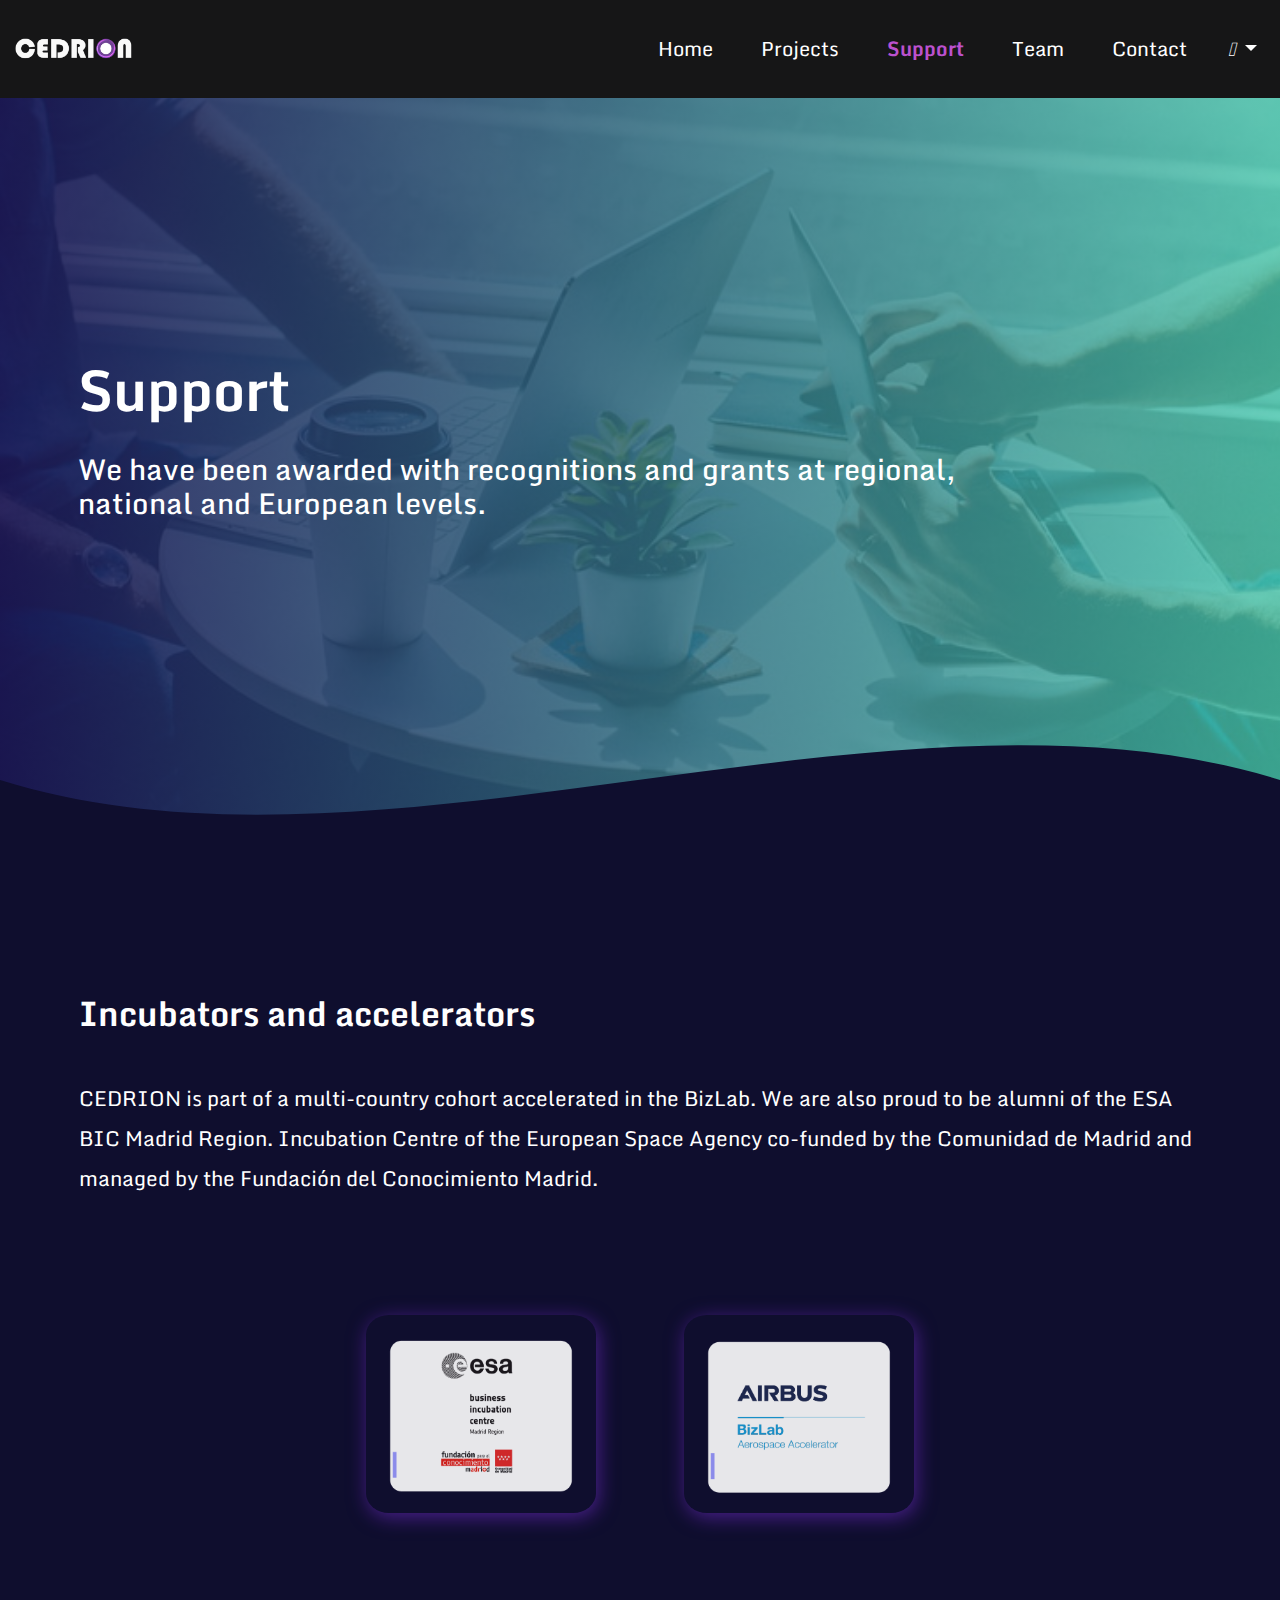
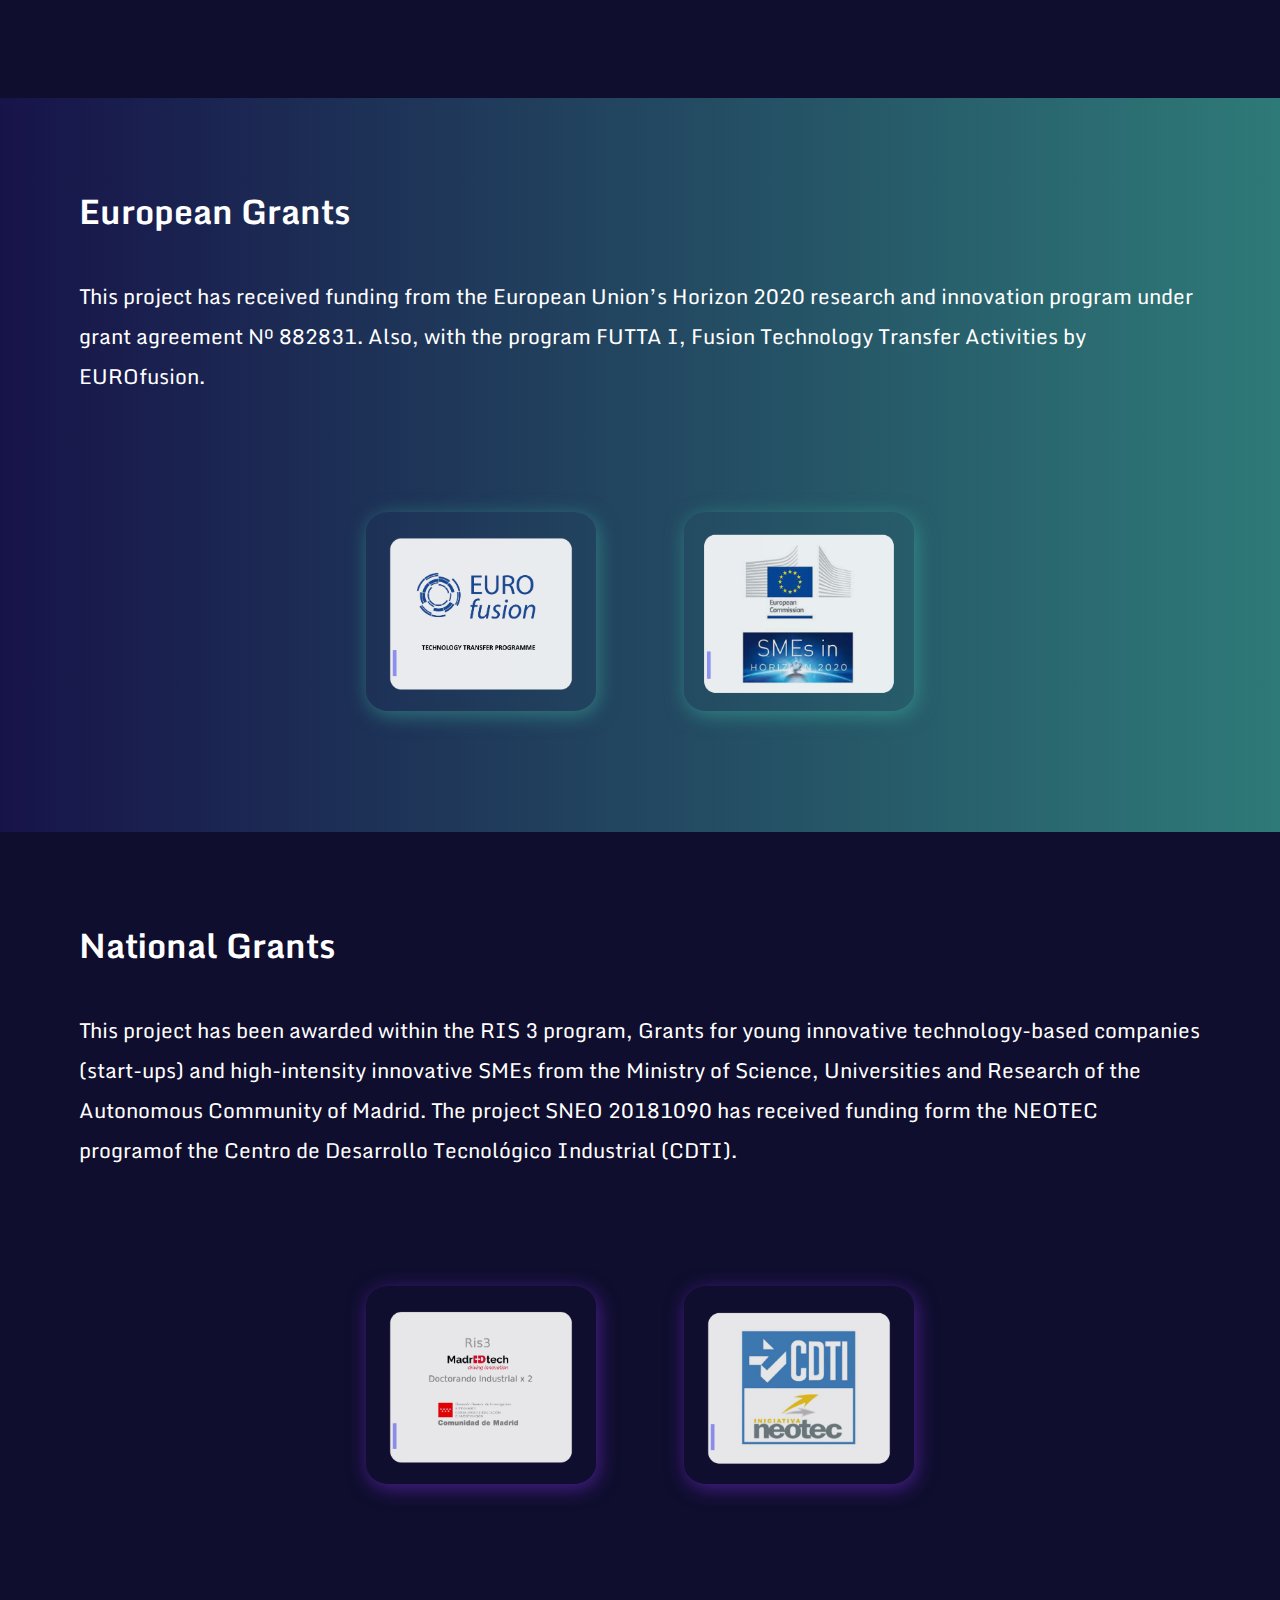
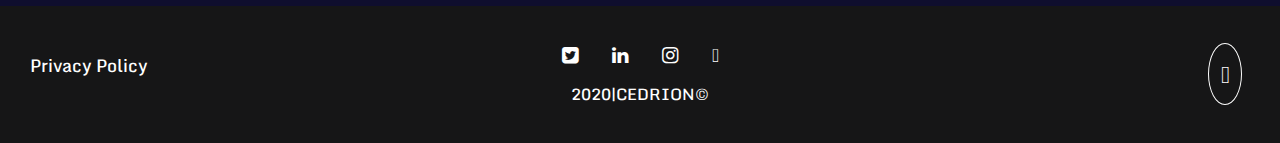
<file: support.html>
<!doctype html>
<html lang="en">

<head>
  <!-- Required meta tags -->
  <meta charset="utf-8">
  <meta name="viewport" content="width=device-width, initial-scale=1, shrink-to-fit=no">
  <title>Cedrion Website Support Page</title>
  <!-- Bootstrap CSS  and Font Awesome-->
  <link rel="stylesheet" href="https://maxcdn.bootstrapcdn.com/bootstrap/4.0.0/css/bootstrap.min.css"
    integrity="sha384-Gn5384xqQ1aoWXA+058RXPxPg6fy4IWvTNh0E263XmFcJlSAwiGgFAW/dAiS6JXm" crossorigin="anonymous">
  <link rel="stylesheet" href="https://use.fontawesome.com/releases/v5.7.0/css/all.css"
    integrity="sha384-lZN37f5QGtY3VHgisS14W3ExzMWZxybE1SJSEsQp9S+oqd12jhcu+A56Ebc1zFSJ" crossorigin="anonymous">
  <link rel="stylesheet" href="https://maxcdn.bootstrapcdn.com/font-awesome/4.4.0/css/font-awesome.min.css">
  <link href="https://fonts.googleapis.com/css2?family=Monda&display=swap" rel="stylesheet">
  <link rel="stylesheet" type="text/css" href="support.css">
</head>

<body>

<!-- Navigation -->

  <nav class="navbar navbar-expand-lg navbar-dark bg-dark fixed-top">
    <div class="container-fluid">
      <a class="navbar-brand" href="index.html"> 
        <img
          src="img/cedrion-logo-with-circle-white.png" alt="Cedrion" class="logo"></a>
        <!-- <img
          src=" https://s4.gifyu.com/images/cedrion-logo-with-circle-white.png" alt="Cedrion" class="logo"></a> -->
      <button class="navbar-toggler" id="toggler" type="button" data-toggle="collapse" data-target="#navbarNavDropdown"
        aria-controls="navbarNavDropdown" aria-expanded="false" aria-label="Toggle navigation">
        <span class="navbar-toggler-icon" id="icon"></span>
      </button>

      <div class="collapse navbar-collapse" id="navbarNavDropdown">
        <ul class="navbar-nav ml-auto">
          <li class="nav-item px-3">
            <a class="nav-link english" href="index.html">Home</a>
            <a class="nav-link spanish" href="index.html">Inicio</a>
          </li>
          <li class="nav-item px-3">
            <a class="nav-link english" href="projects.html">Projects</a>
            <a class="nav-link spanish" href="projects.html">Proyectos</a>
          </li>
          <li class="nav-item px-3 active">
            <a class="nav-link english" href="support.html">Support<span class="sr-only">(current)</span></a>
            <a class="nav-link spanish" href="support.html">Soporte<span class="sr-only">(current)</span></a>
          </li>
          <li class="nav-item px-3">
            <a class="nav-link english" href="aboutUs.html">Team</a>
            <a class="nav-link spanish" href="aboutUs.html">Equipo</a>
          </li>
          <li class="nav-item px-3">
            <a class="nav-link english" href="contact.html">Contact </a>
            <a class="nav-link spanish" href="contact.html">Contacto</a>
          </li>

          <!-- Dropdown translation menu -->
          <li class="nav-item dropdown">
            <a class="nav-link dropdown-toggle english" href="http://example.com" id="dropdown09" data-toggle="dropdown"
              aria-haspopup="true" aria-expanded="false"><span class="flag-icon flag-icon-us"> </span><i
                class="fas fa-globe"></i> </a>
            <a class="nav-link dropdown-toggle spanish" href="http://example.com" id="dropdown10" data-toggle="dropdown"
              aria-haspopup="true" aria-expanded="false"><span class="flag-icon flag-icon-us"> </span> <i
                class="fas fa-globe"></i> </a>

            <!-- Dropdown button to change translation  -->
            <div class="dropdown-menu" aria-labelledby="dropdown09">
              <a class="dropdown-item" href="#fr"><span class="flag-icon flag-icon-fr"> </span> <button
                  class="languageTranslate" onclick="translateToEnglish()">EN</button> </a>
              <a class="dropdown-item" href="#fr"><span class="flag-icon flag-icon-fr"> </span> <button
                  class="languageTranslate" onclick="translateToSpanish()">ES</button> </a>
            </div>
          </li>
        </ul>
      </div>
    </div>
  </nav>


<!-- Introduction of support section -->   

  <section id="texto-support">
    <div class="row">
      <div class="col-12 col-sm-12 col-md-12 col-lg-12">
        <h1 class="english">Support</h1>
        <h1 class="spanish">Soporte</h1>
        <h4 class="english">We have been awarded with recognitions and grants at regional, national and European levels.
        </h4>
        <h4 class="spanish">Hemos sido premiados con reconocimientos y subvenciones a nivel regional, nacional y
          europeo.</h4>
      </div>
    </div>

<!-- Wave image on the bottom of introduction section -->

    <div class="wave"><svg viewbox="0 0 500 150" preserveaspectratio="none" style="height: 100%; width: 100%;">
        <path d="M0.00,49.98 C149.99,150.00 349.20,-49.98 500.00,49.98 L500.00,150.00 L0.00,150.00 Z"
          style="stroke: none; fill: #0F0E2E;"></path>
      </svg>
    </div>
  </section>

<!-- Incubators and accelerators container -->

  <div class="container-fluid_accelerators" id="incubators">
    <div class="row">
      <div class="col-12">
        <h2 class="english">Incubators and accelerators</h2>
        <h2 class="spanish">Incubadoras y aceleradoras</h2>
        <p class="english">CEDRION is part of a multi-country cohort accelerated in the BizLab. We are also proud to be
          alumni of the
          ESA BIC Madrid Region. Incubation Centre of the European Space Agency co-funded by the Comunidad de Madrid and
          managed by the Fundación del Conocimiento Madrid.</p>
        <p class="spanish">CEDRIÓN forma parte de una cohorte de varios países acelerados en el BizLab. Estamos también
          orgullosos de ser ex-alumnos del
          ESA BIC Madrid Region. Centro de incubación de la Agencia Espacial Europea cofinanciado por la Comunidad de
          Madrid y
          gestionado por la Fundación del Conocimiento de Madrid.</p>
      </div>
    </div>

<!-- Incubators and accelerators photos container -->

    <div class="container-fotos">
      <div class="row">
        <div class="col-lg-6 col-md-6 col-6 myContainer">
          <div class="incubators-images">
            <img src="./img/esa-image.png" class="img-fluid" id="eesa">
          </div>

        </div>
        <div class="col-lg-6 col-md-6 col-6 myContainer">
          <div class="incubators-images">
            <img src="./img/Airbus-image.png" class="img-fluid" id="airbus">
          </div>

        </div>
      </div>
    </div>
  </div>

<!-- European grants container -->

  <div class="container-fluid_european one-edge-shadow" id="european">
    <div class="row">
      <div class="col-12">
        <h2 class="english">European Grants</h2>
        <h2 class="spanish">Subvenciones europeas</h2>
        <p class="english">This project has received funding from the European Union’s Horizon 2020 research and
          innovation
          program under grant agreement Nº 882831. Also, with the program FUTTA I, Fusion Technology Transfer Activities
          by
          EUROfusion.</p>
        <p class="spanish">Este proyecto ha recibido financiación del programa de investigación e innovación Horizon
          2020 bajo el acuerdo
          Nº 882831. También con el programa FUTTA I, Fusion Technology Transfer Activities by
          EUROfusion. </p>
      </div>
    </div>

<!-- European grants photos container -->

    <div class="container-fotos">
      <div class="row">
        <div class="col-lg-6 col-md-6 col-6 myContainer">
          <div class="european-images">
            <img src="./img/eurofusion-image.png" class="img-fluid" id="eurofusion">
          </div>
        </div>
        <div class="col-lg-6 col-md-6 col-6 myContainer">
          <div class="european-images">
            <img src="./img/european-image.png" class="img-fluid" id="sms">
          </div>
        </div>
      </div>
    </div>
  </div>


<!-- National grants container -->

  <div class="container-fluid_national" id="national">
    <div class="row">
      <div class="col-12">
        <h2 class="english">National Grants</h2>
        <h2 class="spanish">Subvenciones nacionales</h2>
        <p class="english">This project has been awarded within the RIS 3 program, Grants for young innovative
          technology-based companies (start-ups)
          and high-intensity innovative SMEs from the Ministry of Science, Universities and Research of the Autonomous
          Community of Madrid.
          The project SNEO 20181090 has received funding form the NEOTEC programof the Centro de Desarrollo Tecnológico
          Industrial (CDTI).</p>
        <p class="spanish">Este proyecto ha sido galardonado dentro del programa RIS 3, Subvenciones para empresas
          jóvenes innovadoras basadas en tecnología (start-ups)
          y PYME innovadoras de alta intensidad del Ministerio de Ciencia, Universidades e Investigación de la Comunidad
          Autónoma de Madrid. El proyecto SNEO 20181090
          recibió fondos del programa NEOTEC del Centro de Desarrollo Tecnológico Industrial (CDTI).
        </p>
      </div>
    </div>

 <!-- National grants photos container -->

    <div class="container-fotos">
      <div class="row">
        <div class="col-lg-6 col-md-6 col-6 myContainer">
          <div class="national-images">
            <img src="./img/madrid-tech-image.png" class="img-fluid" id="madridtech">
          </div>
        </div>
        <div class="col-lg-6 col-md-6 col-6 myContainer">
          <div class="national-images">
            <img src="./img/neotec-image.png" class="img-fluid" id="neotec">
          </div>
        </div>
      </div>
    </div>
  </div>


  <!-- Footer -->

  <footer id="footer">
    <div class="container-fluid">

      <div class="row footer-box">

        <div class="col-sm-4 ">
          <a href="privacyLink.html">
            <h4 class="privacy english">Privacy Policy</h4>
          </a>
          <a href="privacyLink.html">
            <h4 class="privacy spanish">Privacidad </h4>
          </a>
        </div>

        <div class="col-sm-4 social-icons">
          <a href="https://twitter.com/cedrion_ing" class="fa fa-twitter-square"></a>
          <a href="https://www.linkedin.com/company/cedri%C3%B3n/" class="fa fa-linkedin"></a>
          <a href="https://www.instagram.com/CEDRION_ING/" class="fa fa-instagram"></a>
          <a href="https://www.youtube.com/channel/UCY1_HIIcUJ8tdkNRcr9jGtw" class="fab fa-youtube"></a>
          <div class="copyright">
            <h4>2020|CEDRION©</h4>
          </div>
        </div>


        <div class="col-sm-4 ">
          <div class=" cta-button-3"><a href="#texto-support" class="fas fa-chevron-up"></a> </div>
        </div>

      </div>
    </div>

  </footer>

<!-- Scripts -->

  <script src="https://code.jquery.com/jquery-3.4.1.js" integrity="sha256-WpOohJOqMqqyKL9FccASB9O0KwACQJpFTUBLTYOVvVU="
    crossorigin="anonymous"></script>
  <script src="https://code.jquery.com/jquery-3.4.1.slim.min.js"
    integrity="sha384-J6qa4849blE2+poT4WnyKhv5vZF5SrPo0iEjwBvKU7imGFAV0wwj1yYfoRSJoZ+n" crossorigin="anonymous">
    </script>
  <script src="https://cdn.jsdelivr.net/npm/popper.js@1.16.0/dist/umd/popper.min.js"
    integrity="sha384-Q6E9RHvbIyZFJoft+2mJbHaEWldlvI9IOYy5n3zV9zzTtmI3UksdQRVvoxMfooAo" crossorigin="anonymous">
    </script>
  <script src="https://stackpath.bootstrapcdn.com/bootstrap/4.4.1/js/bootstrap.min.js"
    integrity="sha384-wfSDF2E50Y2D1uUdj0O3uMBJnjuUD4Ih7YwaYd1iqfktj0Uod8GCExl3Og8ifwB6" crossorigin="anonymous">
    </script>
  <script src="script.js"></script>
</body>

</html>
</file>
<file: style.css>
body, html {
    height: 100%;
    margin: 0;
    padding: 0;
  }
 
 
 html{
  scroll-behavior: smooth;
} 


body{
    font-family: 'Monda', sans-serif;
    background-color: white; 
}



/* Home page container */
.site-container {
    display: flex;
    flex-direction: column;
    min-height: 100vh;
  }

  .site-content {
    flex: 1;
  }


/* Navbar */

/* Translation */

.english{
    display: block;
}

.spanish{
    display: none;
}

/* navbar translate  */

.languageTranslate{
    background-color: transparent;
    color: white;
    border-radius: 5px;
}

#dropdown09 {
    padding-left: 17px;
}

#dropdown10 {
    padding-left: 17px;
}

.navbar-expand-lg .navbar-nav .dropdown-menu{
    background-color: transparent;
}

.navbar-expand-lg .navbar-collapse {
    padding-right: 15px;
}

.navbar .dropdown.show a { 
    background-color:#161617;
}
  
.navbar .dropdown.show a :hover{ 
    background-color: #bb51ce;
}


.navbar{
    background-color: #161617!important;
    width: 100%;
    margin: 0;
    padding: 0;
    min-height: 10vh;
    font-size: .9rem;
    font-weight: 400; 
}

.nav-link{
    font-size: 20px;
    justify-content: flex-end;
    align-items: center;
    color: white;
}

.navbar-dark .navbar-nav .nav-link {
    color: white;
}

.navbar-dark .navbar-nav .nav-link:hover{
    color: #bb51ce; 
    background: rgba(59, 57, 59, 0.616);
    transition: background .3s;
    border-radius: 5px; 
}

.navbar-dark .navbar-toggler  {
    border: none;
    outline: none;
  }

  .active a{
    font-weight: bold;
}

.navbar-dark .navbar-nav .active>.nav-link, .navbar-dark .navbar-nav .nav-link.active, .navbar-dark .navbar-nav .nav-link.show, .navbar-dark .navbar-nav .show>.nav-link {
    color: #bb51ce; 
}


.logo{
    min-width: 117px;
    max-width: 87px;
    margin-left: 15px;
    border: none;
}


/* For responsivity of hamburger menu .row is needed  */
.row {
    margin: 0;
 }


/* Home section */


#home{
    display: flex;
    justify-content: center;
    align-items: center;
    width: 100%;
    height: 100vh;
    background: #0F0E2E;  /* fallback for old browsers */
    background: -webkit-linear-gradient(to right, hsla(244, 59%, 21%, 0.692), hsla(168, 53%, 52%, 0.589)), url(./img/Homepage-background.jpg); 
    background: linear-gradient(to right, rgba(20, 11, 54, 0.692), hsla(168, 45%, 2%)), url(./img/Homepage-background.jpg); /* W3C, IE 10+/ Edge, Firefox 16+, Chrome 26+, Opera 12+, Safari 7+ */
    background-position: center center;
    background-repeat: no-repeat;
    background-attachment: fixed;
    background-size: cover;
}


/* iphone 5 media query  */

@media (max-width: 360px) { 
      #home{
        height: 105vh;
    }
}


.landing-box-1{
    overflow:hidden;
    justify-content: flex-start; 
    align-items: center;
}

.landing-box-1 h1 {
    text-align: center;
    font-size: 2.3rem;
    margin-top: 60px;
    color: white;
    font-weight: bold;
   } 


.landing-box-1 p {
    align-items: center;
    text-align: center;
    font-size: 1.3rem;
    color: white;
    letter-spacing: 2px;
    line-height: 2rem;
    padding-top: 5%;
}


/* Discover more scroll to next section */

.landing-box-1 .homeButton{
    display: flex;
    justify-content: center;
    text-align: center;
}

 .button2{
    font-size: 1rem;
    border: solid 1px white;
    background-color:transparent;
    margin-top: 20px;
    padding-left: 10px;
    padding-right: 10px;
    border-radius: 4px;
    color: white;
}

.button2:hover {
    color:white;
    box-shadow: inset 0 -3em 0 rgba(215, 54, 255, 0.6) ;
    background-color: transparent;
    border-color: transparent;
    text-decoration: none;
}

@media screen and (min-width: 615px){
    .landing-box-1 p {
        padding-left: 50px; 
        padding-right: 50px;
    }
}

@media screen and (min-width:769px){
	.button2 {display:block}
}
@media screen and (max-width:769px){
	.button2{display:none}
}



/* Landing-box 2 */

.landing-box-2 {
    display:flex;
    justify-content: center;
    padding-top: 40px;
}



/* Brightness-zoom Container */

.plasma-image {
    text-align: center;
}

.plasma-image img {
    transition: transform 2s, filter 1.5s ease-in-out;
    transform-origin: center center;
    filter: brightness(65%);
     cursor: pointer;
     height: auto; 
     width: 30vh;
  }
  
  /* The Transformation */
  .plasma-image:hover img {
    filter: brightness(100%);
    transform: scale(1.2);
  }

  .highlight {
    font-size: 2.3rem;
    color: #fff;
    text-align: center;
    -webkit-animation: glow 1.7s ease-in-out infinite alternate;
    -moz-animation: glow 1.7s ease-in-out infinite alternate;
    animation: glow 1.7s ease-in-out infinite alternate;
  }
  
  @keyframes glow {
    from {
      text-shadow: 0 0 10px rgb(22, 3, 32), 0 0 20px #fff, 0 0 30px rgb(198, 54, 255), 0 0 40px rgb(198, 54, 255), 0 0 50px rgb(198, 54, 255), 0 0 60px rgb(198, 54, 255);
    }
    
    to {
      text-shadow: 0 0 20px #fff, 0 0 30px #f04dff, 0 0 40px #f04dff, 0 0 50px #f04dff, 0 0 60px #f04dff, 0 0 70px #f04dff, 0 0 20px #f04dff;
    }
  }


/* Media queries */

@media (min-width: 990px) {
    .plasma-image img {
        width: 30vw;
    }
}


@media (min-width: 498px) {
    .landing-box-2 {
        display: flex;
        justify-content: center;
        align-items: center;
        padding-top: 60px;
    }
}



/*  iphone 5 media query   */

@media (max-width: 360px) { 
    .landing-box-1 h1 {
        margin-top: 100px;
        font-size: 2rem;
       } 
       
       .landing-box-1 p {
        font-size: 1.1rem;
       } 
   
    .plasma-image img {
         max-width: 180px;
         max-height: 180px; 
      }

      .landing-box-2 {
        padding: 35px;
    }

    .highlight {
        font-size: 2rem;
    }
    
}



/*  large screen and desktop media query  */

    @media (min-width:770px) and (max-height: 1366px)   {
        .landing-box-1 h1 {
            padding-left: 5%;
            font-size: 3.3rem;
        } 
   
        .highlight {
            font-size: 3.3rem;
        }
   
        .landing-box-1 p{
            font-size: 1.5rem;
            letter-spacing: 2px;
            line-height: 3rem;
        }

        .plasma-image img{
            max-width: 430px;
            max-height: 430px;
        }

    }


/* padding for corona and device features sections */

.padding{
    padding: 50px 0;
}

.padding img{
    width: 100%;
}

/* what we do content and background colour */

/* MAGIC WITH THE NAVBAR this allows the bottom to move to the top of the what we do section*/

#about:before { 
    display: block; 
    content: " "; 
    margin-top: -98px; 
    height: 98px;
    visibility: hidden; 
}

.about-us{
    color: white;
    background: linear-gradient(to right, hsla(244, 59%, 21%), hsla(168, 53%, 52%));
    width: 100%;
}

.about-us h1{
    margin-top: 45px;
    text-align: center;
    font-size: 2.2rem;
    font-weight: bold;
}

.about-us p{
    font-size: 1.2rem;
    text-align: center;
    padding-top: 15px;
    margin-bottom: 45px;
}

/* iphone 5 media query */

 @media (max-width:370px) and (max-height: 680px)  { 
    .about-us h1{
        margin-top: 28px;
        font-size: 1.8rem;
        padding-left: 0;
    }
    .about-us p{
       font-size: 1.1rem;
       padding-top: 10px;
    }

} 


/*  large screen and desktop media query  */

@media (min-width:770px) and (max-height: 1366px)  {

    .about-us {
        height: 40vh;
        display: flex;
        flex-direction: column;
        justify-content: center;
    }

    .about-us h1{
        margin-top: 45px;
        font-size: 2.8rem;
        padding-left: 2%;
    }
    .about-us p {
        font-size: 1.6rem;
        padding-top: 20px;
        line-height: 27px;
        line-height: 2.6rem;
        padding-right: 12%;
        padding-left: 12%;

    }
}



/* Corona dischange section  */

.corona-discharge h2{
    padding-left: 4.5%;
    text-align: left; 
    color: #0F0E2E;
    font-weight: bold;
    padding-bottom: 5%;
}

.corona-discharge p{
    padding-left: 4.5%;
    padding-right: 4.5%;
    text-align: left; 
    color: #69696C;
    font-size: 1.15rem;
    padding-top: 15px;
}


.corona-image{
    display:flex;
    justify-content: center;
    padding: 50px; 
    /*border: 1px solid pink;*/
}


.corona-image img{
    align-items: center;
    transition: transform 2s, 1.5s ease-in-out;
    margin: 0 auto;
    cursor: pointer;
    height: auto; 
    width: auto; 
    max-width: 280px;
    max-height: 280px;
}


.corona-image img:hover {
    -ms-transform: scale(1.2); /* IE 9 */
    -webkit-transform: scale(1.2); /* Safari 3-8 */
    transform: scale(1.2); 
}



  

/*  large screen and desktop media query  */

@media (min-width:770px) and (max-height: 1366px)    {
        .corona-discharge h2{
            font-size: 2rem;
            padding-bottom: 5%;
        }
                
        .corona-image img{
            max-width: 350px;
            max-height: 350px;
        }
        
        .corona-discharge p{
            font-size: 1.3rem;
            line-height: 2.6rem;
        }

    }


/*-- iphone 5 media query --*/

@media (max-width: 360px) { 
    .corona-discharge h2{
       font-size: 1.8rem;
    }

    .corona-discharge p {
        font-size: 1.1rem;
    }

    .corona-image img {
        max-width: 200px;
        max-height: 200px;
    }
}



/* device features content and images */

.device-features{
    color: white;
    background: linear-gradient(to right, hsla(244, 59%, 21%), hsla(168, 53%, 52%));
    width: 100%;
  }  

.device-features h2 {
    margin-top: 45px;
    text-align: center;
    font-size: 2.2rem;
    font-weight: bold;
}  

.device-features  p{
    font-size: 1.2rem;
    text-align: center;
    padding-top: 15px;
    margin-bottom: 45px;
}  


 .device-images{
    padding-right: 15%;
    padding-left: 15%;
}
 


.device-img{
    display: flex;
    justify-content:center;
    padding-top: 40px;
    padding-bottom: 20px;
    /*border: 3px solid red;*/
}

.device-img img{
    height: 100px;
    width: 100px;
    flex:0 1 auto;
    align-self:center;
    transition: transform .2s, 1s ease-in-out;
    margin: 0 auto;
    cursor: pointer;
 /*  border:1px solid red;  */
}

.device-img img:hover{
    -ms-transform: scale(1.2); /* IE 9 */
    -webkit-transform: scale(1.2); /* Safari 3-8 */
    transform: scale(1.2); 
}

.device-heading h5 {
    justify-content: center;
    text-align: center;
    color: #69696C;
}


.device-heading p {
    justify-content: center;
    text-align: center;
    font-size:0.8rem;
    color: #69696C;
}



/*----------------- iphone 5 media query ----------------*/
@media (max-width:370px) and (max-height: 680px)  { 
    .device-features h2{
        margin-top: 28px;
        font-size: 1.8rem;
        padding-left: 0;
    }
    .device-features p{
       font-size: 1.1rem;
       padding-top: 10px;
    }
} 


/*-- portrait tablets, portrait iPad, e-readers (Nook/Kindle), landscape 800x480 phones (Android) --*/

@media (min-width:770px) and (max-height: 1366px)  {

    .device-features {
        height: 40vh;
        display: flex;
        flex-direction: column;
        justify-content: center;
    }

    .device-features h2{
        margin-top: 45px;
        font-size: 2.8rem;
        padding-left: 2%;
    }
    .device-features p {
        font-size: 1.6rem;
        padding-top: 20px;
        line-height: 27px;
        line-height: 2.6rem;
        padding-right: 12%;
        padding-left: 12%;
    }

    .device-img{
        padding-top: 20%;
    }
}


/*-- Footer --*/


#footer{
    background: #161617;
    padding-top: 30px; 
    padding-bottom: 30px; 
   
}


.footer-box{
    display: flex;
    justify-content: center;
    /*border:1px solid blue;*/
}

.privacy{
    color: white;
    text-align: center;
    font-size: 1.1rem;
    cursor: pointer;
    padding-bottom: 5%;
}

.privacy:hover{
    color: #bb51ce;  
}

a:hover{
    text-decoration:none;
}

.social-icons{
    text-align: center;
    /* border:1px solid green;*/
}

/*  
.copyright {
    border:1px solid red;
   
} */
 
.copyright h4{
    color: white;
    font-size: 1rem;
    text-align: center;
    padding-top: 4%;
}


.fa {
    padding: 10px 15px 5px;
    font-size: 1.2rem;
    color:white;
    padding-bottom: 1%;
    
}

.fa:hover{
    color: #bb51ce;  
    text-decoration: none;
}


.fab {
    padding: 10px 15px 5px;
    font-size: 1.2rem;
    color: white;
}

.fab:hover{
    color: #bb51ce;  
    text-decoration: none;
} 



/*-- Scroll up to top button --*/
  
.cta-button-3{
    text-align: center;
    width: 100%;
    /*border: 2px solid green;*/
}

 .cta-button-3 {
        padding: 2%;  
}
  
 .cta-button-3 a {
    border:1px solid white; 
    display: inline-block;
    color:white;
    text-decoration: none;
    padding: 0.5em 0.5em;
    border-radius: 50%;
    font-size: 1.5em;
}
    
.cta-button-3 a:hover {
        color: white;
        text-decoration: none;
        box-shadow: inset 0 -2em 0 rgba(187, 81, 206, 0.5);
} 
   
.cta-button-4{
    text-align: center;
    width: 100%;
    /*border: 2px solid green;*/
  }
  
.cta-button-4 {
    padding: 2%;
}
    
.cta-button-4 a {
    border:1px solid white; 
    display: inline-block;
    color:white;
    text-decoration: none;
    padding: 0.5em 0.5em;
    border-radius: 50%;
    font-size: 1.5em;
}
      
.cta-button-4 a:hover {
    color: white;
    text-decoration: none;
    box-shadow: inset 0 -2em 0 rgba(187, 81, 206, 0.5);
} 
  

     
/* -- large screen and desktop media query --*/
@media (min-width:770px) and (max-height: 1366px)   {
   
    .cta-button-3{
        text-align: end;
    }


/*-- Scroll up to top button --*/
 
    .privacy{
        text-align: left;
        padding-top: 5%;
    }
}

/*-- portrait tablets, portrait iPad, e-readers (Nook/Kindle), landscape 800x480 phones (Android) --*/
@media (min-width:1200px) and (max-height: 1366px)   {
   
   .cta-button-4{
        display: none;
    } 

}



/*-- Contact Us page --*/


/*-- contact-box-1 contact form --*/

.contact-box-1{
    display: flex;
    justify-content: center;
    flex-direction: column;
    background: linear-gradient(to right, hsla(244, 59%, 21%, 0.9), hsla(168, 53%, 52%, 0.8)), url('./img/contact-page-background-image-2.jpg');
    -webkit-background-size: cover;
    -moz-background-size: cover;
    -o-background-size: cover;
    background-size: cover;
    overflow:hidden;
    padding-top: 10px;
    padding-bottom: 50px;
 }
 
 .contact-box-1 .btn{
     padding: 8px;
 }
 
 .contact-box-1 h2{
     text-align: left;
     font-size: 2.2rem;
     font-weight: bold;
     color: white;
 }
 
 .contact-box-1 p{
     font-size: 1.2rem;
     text-align: left;
     padding-top: 8px;
     color: white;
 }

.color-text{
    color:#00FFFB; 
    cursor: pointer;
}


.color-text:hover{
    color: rgb(201, 166, 206);
}


.defaultContactFormName, .defaultContactFormEmail, .exampleFormControlTextarea2{
    background-color: #BED5CF;
    border: none;
    opacity: 70%;
    font-weight: bold;
} 

#exampleFormControlTextarea2{
    padding-bottom: 30px;
}


form .form-control::-webkit-input-placeholder { 
    color: rgb(137, 137, 148);
    font-size: 0.9rem;
  }
  
form .form-control::-moz-placeholder {
    color: white;
    font-size: 0.9rem;
  }
form .form-control:-ms-input-placeholder {
    color: white;
    font-size: 0.9rem;
  }
  
form .form-control:placeholder {
    color: white;
    font-size: 0.9rem;
  }

  .form-control {
    color: white;
} 


/*-- send button --*/

.btn{
    background-color:transparent;
    border-color: white;
    font-weight: bold;
    padding-left: 255px;
    padding-right: 255px;
}

.btn:hover {
    color:white;
    box-shadow: inset 0 -3em 0 rgba(0, 255, 251, 0.5) ;
    background-color: transparent;
    border-color: transparent;
}



/*-- contact-box-2 --*/

.contact-box-2{
    display: flex;
    justify-content: center;
    flex-direction: column;
    padding-top: 10px;
    padding-bottom: 40px; 
}
 
 .contact-box-2 h6{
    margin-top: 60px;
    margin-bottom: 20px;
    font-size: 1.1rem;
    font-weight: bold;
    color: #69696C;
    padding-left: 10%;
}

.contact-box-2 p{
    text-align: start;
    font-size: 1rem;
    color: #69696C;
    line-height: 5px;
    padding-left: 10%;
}


/*--  Map --*/
 
.google-maps{
    overflow:hidden;
    padding-bottom:40%;
    position:relative;
    height:0;
}
.google-maps iframe{
    left:0;
    top:0;
    height:100%;
    width:100%;
    position:absolute;
    padding-right: 10%;
    padding-left: 10%;
}



/*-- Media query for larger screens (desktop) --*/

@media (min-width:770px) and (max-height: 1883px)   {
     .contact-box-1 h2 {
       padding-top: 40px;
    } 
}
 
    
/*-- iphone 5 media query --*/

@media (max-width: 360px) { 
    .contact-box-1 h2 {
        font-size: 1.8rem;
    }
    .contact-box-1 p {
        font-size: 1.1rem;
    }  
}



 /* Bootstrap row unique styling contact page and home page*/

 .contact-row {
    min-height: 90vh;
    padding-top: 5rem;
 }

 .home-row{
    display: flex;
    justify-content: center;
    align-items: center;
 }

 /* Bootstrap container-fluid */

 .container-fluid {
    padding-right: 0;
    padding-left: 0;
}
</file>
<file: privacyLink.css>
body, html {
    height: 100%;
    margin: 0;
    padding: 0;
  }
 
 
 html{
  scroll-behavior: smooth;
} 


body{
    font-family: 'Monda', sans-serif;
    background-color: white; 
}


/* --------- Translation ---------*/
.english{
    display: block;
}

.spanish{
    display: none;
}

/*--------------- nav bar translate  ---------------*/
.languageTranslate{
    background-color: transparent;
    color: white;
    border-radius: 5px;
}

#dropdown09 {
    padding-left: 17px;
}

#dropdown10 {
    padding-left: 17px;
}

.navbar-expand-lg .navbar-nav .dropdown-menu{
    background-color: transparent;
}

.navbar-expand-lg .navbar-collapse {
    padding-right: 15px;
}

.navbar .dropdown.show a { 
    background-color:#161617;
}
  

.navbar .dropdown.show a :hover{ 
    background-color: #bb51ce;
}


.navbar{
    background-color: #161617!important;
    width: 100%;
    margin: 0;
    padding: 0;
    min-height: 10vh;
    font-size: .9rem;
    font-weight: 400; 
}


.nav-link{
    font-size: 20px;
    justify-content: flex-end;
    align-items: center;
    color: white;
}

.navbar-dark .navbar-nav .nav-link {
    color: white;
}

.navbar-dark .navbar-nav .nav-link:hover{
    color: #bb51ce; 
    background: rgba(59, 57, 59, 0.616);
    transition: background .3s;
    border-radius: 5px; 
}

.navbar-dark .navbar-toggler  {
    border: none;
    outline: none;
  }

  .active a{
    font-weight: bold;
}

.navbar-dark .navbar-nav .active>.nav-link, .navbar-dark .navbar-nav .nav-link.active, .navbar-dark .navbar-nav .nav-link.show, .navbar-dark .navbar-nav .show>.nav-link {
    color: #bb51ce; 
}


.logo{
    min-width: 117px;
    max-width: 87px;
    margin-left: 15px;
    border: none;
}

/* Bootstrap container-fluid */

.container-fluid {
    padding-right: 0;
    padding-left: 0;
}

/* For responsivity of hamburger menu .row is needed  */

.row {
    margin: 0;
 }



/* Privacy explanation container  */

#privacy{
    margin-top: 100px;
}


.legal-box-1{
    display: flex;
    flex-direction: column;
    justify-content: center;
    color:#69696C;
    width: 100%;
}


.legal-box-1 h1{
    text-align: left;
    font-size: 2.2rem;
    font-weight: bold;
    padding-top: 2%;
}

.legal-box-1 h2{
    text-align: left;
    font-weight: bold;
    padding-top: 3%;
}

.legal-box-1 h3{
    text-align: left;
    font-weight: bold;
    padding-top: 3%;
}

.legal-box-1 h4{
    text-align: left;
    font-weight: bold;
    padding-top: 3%;
}

.legal-box-1 h5{
       text-align: left;
       font-weight: bold;
   }

.legal-box-1 p{
    font-size: 1.2rem;
    text-align: left;
    padding-top: 15px;
}

/* List styling */

li{
    /* padding: 2%; */
    word-break: break-all;
}


/* Footer */

#footer{
        background: #161617;
        padding-top: 30px; 
        padding-bottom: 30px; 
    }
    
    
    .footer-box{
        display: flex;
        justify-content: center;
    }
    
    .privacy{
        color: white;
        text-align: center;
        font-size: 1.1rem;
        cursor: pointer;
        padding-bottom: 5%;
    }
    
    .privacy:hover{
        color: #bb51ce;  
    }
    
    a:hover{
        text-decoration:none;
    }
    
    .social-icons{
        text-align: center;
    }
    
     
    .copyright h4{
        color: white;
        font-size: 1rem;
        text-align: center;
        padding-top: 4%;
    }
    
    .fa {
        padding: 10px 15px 5px;
        font-size: 1.2rem;
        color:white;
        padding-bottom: 1%; 
    }
    
    .fa:hover{
        color: #bb51ce;  
        text-decoration: none;
    }
    
    
    .fab {
        padding: 10px 15px 5px;
        font-size: 1.2rem;
        color: white;
    }
    
    .fab:hover{
        color: #bb51ce;  
        text-decoration: none;
    } 
    
    
    
    /* Scroll up to top button  */
      
    .cta-button-3{
        text-align: center;
    }
    
    .cta-button-3 {
        padding: 2%;
    }
      
    .cta-button-3 a {
        border:1px solid white; 
        display: inline-block;
        color:white;
        text-decoration: none;
        padding: 0.5em 0.5em;
        border-radius: 50%;
        font-size: 1.5em;
    }
        
    .cta-button-3 a:hover {
        color: white;
        text-decoration: none;
        box-shadow: inset 0 -2em 0 rgba(187, 81, 206, 0.5);
    } 
    
       
/* large screen and desktop media query */

    @media (min-width:770px) and (max-height: 1883px)   {
       
        .cta-button-3{
            text-align: end;
        }

        .privacy{
            text-align: left;
            padding-top: 5%;
        }

        .legal-box-1 h1 {
            padding-top: 5%;
        }

        .legal-box-1 p {
            padding-right: 2%;
        }
    }


 
     /* iphone 5 media query */
     @media (max-width: 320px) { 
        .legal-box-1 h1 {
            font-size: 1.6rem;
        }

        .legal-box-1 h2 {
            font-size: 1.3rem;
        }

        .legal-box-1 h3 {
            font-size: 1.5rem;
        }

        .legal-box-1 p {
            font-size: 1.1rem;
        }
    }
</file>
<file: support.css>
html{
    scroll-behavior: smooth;  
}

body{
    font-family: 'Monda', sans-serif;
    margin: 0;
    padding: 0;
    background-color: #0F0E2E;
}


/* Navbar CSS */

/*  Translation */

.english{
    display: block;
}

.spanish{
    display: none;
}

/*  navbar translate  */

.languageTranslate{
    background-color: transparent;
    color: white;
    border-radius: 5px;
}

.navbar-expand-lg .navbar-nav .dropdown-menu{
    background-color: transparent;
}

.navbar .dropdown.show a { 
    background-color:#161617;
  }

.navbar .dropdown.show a :hover{ 
    background-color: #bb51ce;
  }

#dropdown09 {
    padding-left: 17px;
}

#dropdown10 {
    padding-left: 17px;
}

.navbar{
       background-color: #161617!important;
       width: 100%;
       margin: 0;
       padding: 0;
       min-height: 10vh;
       font-size: .9rem;
       font-weight: 400; 
   }
   
.nav-link{
       font-size: 20px;
       justify-content: flex-end;
       align-items: center;
       color: white;
   }
   
   .navbar-dark .navbar-nav .nav-link {
        color: white;
   }
   
   .navbar-dark .navbar-nav .nav-link:hover{
        color: #bb51ce; 
        background: rgba(59, 57, 59, 0.616);
        transition: background .3s;
        border-radius: 5px; 
   }
   
   .navbar-dark .navbar-toggler  {
       border: none;
       outline: none;
    }
   
    .active a{
       font-weight: bold;
    }
   
   .navbar-dark .navbar-nav .active>.nav-link, .navbar-dark .navbar-nav .nav-link.active, .navbar-dark .navbar-nav .nav-link.show, .navbar-dark .navbar-nav .show>.nav-link {
       color: #bb51ce; 
    }
 
.logo{
    min-width: 117px;
    max-width: 87px;
    margin-left: 15px;
    border: none;
}

/* For responsivity of hamburger menu .row is needed  */
.row {
    margin-right: 0;
    margin-left: 0;
    }



/*  Support container  */

.container-fluid_support{
    display: flex;
    background-color: #DAD1FF;    
    padding: 3rem;
    width: 100%;
    height: auto;
    margin: 0;
    color: white;
    background-color: #0F0E2E; 
 }


/* Image styles */


img{
    width: 100%;
    text-align: justify;  
}

.img-fluid{
    max-width: 100%; 
}

.row_image{
    height: 60%;
}

.container-fluid_image {
    height: 100%;
    background-size: cover;                     
    background-repeat: no-repeat;
    margin: 0;     
} 

.container-fotos-one{
    display: flex;
    justify-content: center;
}


.incubators-images{
    padding-right: 2%;
    padding-left: 2%;
    /*border: 1px solid red; */

}

.container-fotos{
    display: flex;
    padding-top: 2%;
    padding-bottom: 5%;
    justify-content: center;
    /* border: 1px solid red; */
}


/*  Support section styles */

section{
    width: 100%;
    height: 50vh;
    background: #43C6AC;  /* fallback for old browsers */
    background: linear-gradient(to right, hsla(244, 59%, 21%, 0.9), hsla(168, 53%, 52%, 0.8)), url(./img/support.jpg);
    background-size: cover;
    position: relative;
    /*  background: -webkit-linear-gradient(to right, hsla(244, 59%, 21%, 0.692), hsla(168, 53%, 52%, 0.589)), url(./img/support.jpg);  */ /* Chrome 10-25, Safari 5.1-6 */
    /*  background: linear-gradient(to right, hsla(244, 59%, 21%, 0.692), hsla(168, 53%, 52%, 0.589)), url(./img/support.jpg); */ /* W3C, IE 10+/ Edge, Firefox 16+, Chrome 26+, Opera 12+, Safari 7+ */
}


/* Wave image at the bottom of Introduction section */

.wave{
    position: absolute;
    bottom: 0;
    width: 100%;
    border-style: none;
    max-width: 100%;
    background: -webkit-linear-gradient(to right, hsla(244, 59%, 21%, 0.692), hsla(168, 53%, 52%, 0.589));  /* Chrome 10-25, Safari 5.1-6 */
    height: 180px; 
    overflow: hidden;
}

.col-12 {
    margin-left: auto;
    margin-right: auto;
}


/* Introduction of support section */



#texto-support{
    display: flex;
    height: 100vh;
    justify-content: center;
    flex-direction: column;
}

#texto-support h1{
    color: white;
    padding-left: 5%;
    font-size: 2.5rem;
    font-weight: bold;
    line-height: 2.1rem;
    
}

#texto-support h4{
    color: white;
    font-size: 1.3rem;
    padding: 5%;
    line-height: 2.1rem;
}  

/*  Accelerators and incubators container  */

.container-fluid_accelerators{
    padding: 5%;
}

#incubators{
    margin-bottom: 5%;
}

#incubators h2{
    color: white;
    font-weight: bold;
    margin-bottom: 10%;
    margin-top: 10%; 
    font-size: 2.1rem;
}

#incubators p{
    color: white;
    text-align: left;
    font-size: 1.3rem;
    line-height: 2.1rem;
}

/* Accelerators and incubators images */

#eesa{
    border-radius: 10%;
    opacity: 0.9;
    margin-top: 6%;
    box-shadow: 2px 4px 20px rgba(147, 54, 255, 0.5);
    padding-right: 7%;
    padding-left: 7%;
    width: 18rem;
}


#airbus{
    border-radius: 10%;
    opacity: 0.9;
    margin-top: 6%;
    box-shadow: 2px 4px 20px rgba(147, 54, 255, 0.5);
    padding-right: 7%;
    padding-left: 7%;
    width: 18rem;
}



/* European grants container */

.container-fluid_european{
    padding: 5%;
    background: linear-gradient(to right, hsla(244, 59%, 21%, 0.692), hsla(168, 53%, 52%, 0.589));
}

#european h2{
    color: white;
    font-weight: bold;
    margin-bottom: 10%;
    margin-top: 10%; 
    font-size: 2.1rem;
}

#european p{
    color: white;
    text-align: left;
    font-size: 1.3rem;
    line-height: 2.1rem;
}


.european-images{
    padding-right: 2%;
    padding-left: 2%;
     /*border: 1px solid red; */
}


/* Images container */
.myContainer{
    display: flex;
    width: 100%;
    justify-content: space-around;
    flex-wrap: wrap;
    margin: auto;
    margin-bottom: 10%;
    margin: 0;
    height: 40%;
    padding-top: 10%;
    padding-bottom: 10%;
}


/* European grants images */

#eurofusion{
    border-radius: 10%;
    opacity: 0.9;
    margin-top: 6%;
    box-shadow: 2px 4px 20px rgba(68, 197, 172, 0.5);
    padding-right: 7%;
    padding-left: 7%;
    width: 18rem;
}


#sms{
    border-radius: 10%;
    opacity: 0.9;
    margin-top: 6%;
    box-shadow: 2px 4px 20px rgba(68, 197, 172, 0.5);
    padding-right: 7%;
    padding-left: 7%;
    width: 18rem;
}


/* National grants */

.container-fluid_national{
    padding: 5%;
}

#national h2{
    color: white;
    font-weight: bold;
    margin-bottom: 10%;
    margin-top: 10%; 
    font-size: 2.1rem;
}

#national p{
    color: white;
    text-align: left;
    font-size: 1.3rem;
    line-height: 2.1rem;
}


.national-images{
    padding-right: 2%;
    padding-left: 2%;
     /*border: 1px solid red; */
}

/* National grants images */

#madridtech{
    border-radius: 10%;
    opacity: 0.9;
    width: 45%;
    margin-top: 6%;
    box-shadow: 2px 4px 20px rgba(147, 54, 255, 0.5);
    padding-right: 7%;
    padding-left: 7%;
    width: 18rem;
}

#neotec{
    border-radius: 10%;
    opacity: 0.9;
    width: 45%;
    margin-top: 6%;
    box-shadow: 2px 4px 20px rgba(147, 54, 255, 0.5);
    padding-right: 7%;
    padding-left: 7%;
    width: 18rem;
}



/* Footer */

  #footer{
        background: #161617;
        padding-top: 30px; 
        padding-bottom: 30px; 
    }
    
    
    .footer-box{
        display: flex;
        justify-content: center;
         /*   border:1px solid blue;  */
    }
    
    .privacy{
        color: white;
        text-align: center;
        font-size: 1.1rem;
        cursor: pointer;
        padding-bottom: 5%;
    }
    
    .privacy:hover{
        color: #bb51ce;  
    }
    
    a:hover{
        text-decoration:none;
    }

    .social-icons{
        text-align: center;
        /* border:1px solid green;  */
    }
    
    /*  
    .copyright {
        border:1px solid red;
       
    } */
     
    .copyright h4{
        color: white;
        font-size: 1rem;
        text-align: center;
        padding-top: 4%;
    }
    
    .fa {
        padding: 10px 15px 5px;
        font-size: 1.2rem;
        color:white;
        padding-bottom: 1%;
        
    }
    
    .fa:hover{
        color: #bb51ce;  
        text-decoration: none;
    }
    
    
    
    .fab {
        padding: 10px 15px 5px;
        font-size: 1.2rem;
        color: white;
    }
    
    .fab:hover{
        color: #bb51ce;  
        text-decoration: none;
    } 


/* Scroll up to top button */
  
.cta-button-3{
    text-align: center;
    width: 100%;
}

.cta-button-3 {
    padding: 2%;  
}
  
.cta-button-3 a {
    border:1px solid white; 
    display: inline-block;
    color:white;
    text-decoration: none;
    padding: 0.5em 0.5em;
    border-radius: 50%;
    font-size: 1.5em;
}
    
.cta-button-3 a:hover {
    color: white;
    text-decoration: none;
    box-shadow: inset 0 -2em 0 rgba(187, 81, 206, 0.5);   
} 


/* Media queries */


/* iphone 5 media query  */
     @media (max-width: 320px) { 
        .wave{
            height: 100px;
         }
         
         #incubators h2 {
            font-size: 1.8rem;
        }

        #european h2 {
            font-size: 1.8rem;
        }

        #national h2 {
            font-size: 1.8rem;
        }

        #incubators p{
            font-size: 1.1rem;
        }

        #european p {
            font-size: 1.1rem;
        }

        #national p {
            font-size: 1.1rem;
        }
    }
    

    
/* large screen and desktop media query */

@media (min-width:770px) and (max-height: 1883px)   {
    .logo{
        margin-left: 0;
    }

    .container-fotos-one {
        padding-bottom: 2%;
        padding-top: 2%;
    }

    #texto-support {
        flex-direction: column;
       /*  align-items: center; */
    }   

    #texto-support h1{
        font-size: 3.5rem;
    }  

    #texto-support h4{
        font-size: 1.8rem;
        padding-left: 5%;
        padding-top: 3%;
        padding-right: 20%;
        padding-bottom: 0;
    }  

    .container-fluid_accelerators {
        padding-left: 5%;
        padding-top: 2%;
        padding-right: 5%;
        padding-bottom: 0;
    }

    .container-fluid_european {
        padding-left: 5%;
        padding-top: 2%;
        padding-right: 5%;
        padding-bottom: 0;
    }

    .container-fluid_national {
        padding-left: 5%;
        padding-top: 2%;
        padding-right: 5%;
        padding-bottom: 0;
    }

    #incubators h2 {
        margin-top: 6%;
        margin-bottom: 4%;
    }

    #incubators p {
        line-height: 2.5rem;
    }

    #european h2 {
        margin-top: 6%;
        margin-bottom: 4%;
    }

    #european p {
        line-height: 2.5rem;
    }

    #national h2 {
        margin-top: 6%;
        margin-bottom: 4%;
    }

    #national p {
        line-height: 2.5rem;
    }


    .container-fotos {
        padding-bottom: 5%;
    }


    .cta-button-3{
        text-align: end;
    }

    .incubators-images{
            padding-right: 10%;
            padding-left: 10%;
    }

    .european-images {
        padding-right: 10%;
        padding-left: 10%;
    }
    .national-images{
          padding-right: 10%;
          padding-left: 10%;
    }
      
      .privacy{
        text-align: left;
        padding-top: 5%;
    }
}
</file>
